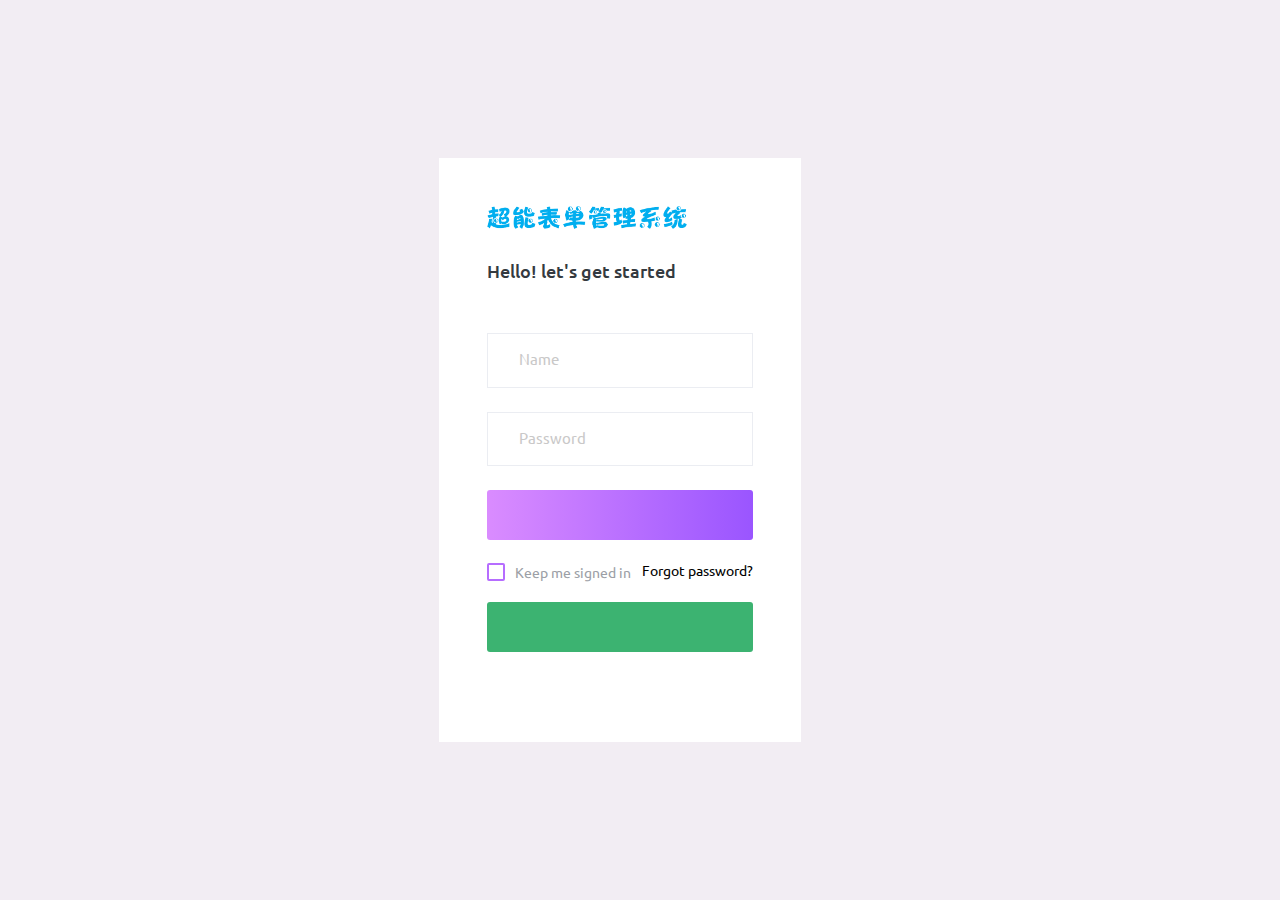
<file: form_system_html/html/index.html>
<!DOCTYPE html>
<html lang="en">

	<head>
		<!-- Required meta tags -->
		<meta charset="utf-8">
		<meta name="viewport" content="width=device-width, initial-scale=1, shrink-to-fit=no">
		<title>超能表单管理系统</title>
		<!-- plugins:css -->
		<link rel="stylesheet" href="../vendors/iconfonts/mdi/css/materialdesignicons.min.css">
		<!-- endinject -->
		<!-- inject:css -->
		<link rel="stylesheet" href="../css/style.css">
		<!-- endinject -->
		<link rel="shortcut icon" href="../images/favicon.png" />
		<script src="../js/jquery.js"></script>
	</head>

	<body>
		<div class="container-scroller">
			<nav class="navbar default-layout-navbar col-lg-12 col-12 p-0 fixed-top d-flex flex-row">
				<div class="text-center navbar-brand-wrapper d-flex align-items-center justify-content-center">
					<a class="navbar-brand brand-logo" href="index.html"><img style="width:75% ;" src="../images/logo.png"></a>
					<a class="navbar-brand brand-logo-mini" href="index.html"><img src="../images/logo-mini.svg" alt="logo" /></a>
				</div>
				<div class="navbar-menu-wrapper d-flex align-items-stretch">
					<ul class="navbar-nav navbar-nav-right">
						<li class="nav-item nav-profile dropdown">
							<a class="nav-link dropdown-toggle" id="profileDropdown" href="#" data-toggle="dropdown" aria-expanded="false">
								<div class="nav-profile-img">
									<img src="../images/faces/face1.jpg" alt="image">
									<span class="availability-status online"></span>
								</div>
								<!--用户名-->
								<div class="nav-profile-text">
									<p class="mb-1 text-black">David Greymaax</p>
								</div>
							</a>
							<div class="dropdown-menu navbar-dropdown" aria-labelledby="profileDropdown">
								<a class="dropdown-item" href="personalInformation.html">
									<i class="mdi mdi-account-card-details text-success"></i> &nbsp;&nbsp;个人信息
								</a>
								<div class="dropdown-divider"></div>
								<a class="dropdown-item" href="login.html">
									<i class="mdi mdi-logout mr-2 text-primary"></i> Signout
								</a>
							</div>
						</li>
						<li class="nav-item d-none d-lg-block full-screen-link">
							<a class="nav-link">
								<i class="mdi mdi-fullscreen" id="fullscreen-button"></i>
							</a>
						</li>
						<li class="nav-item dropdown">
							<a class="nav-link count-indicator dropdown-toggle" id="messageDropdown" href="#" data-toggle="dropdown" aria-expanded="false">
								<i class="mdi mdi-email-outline"></i>
								<span class="count-symbol bg-warning"></span>
							</a>
							<div class="dropdown-menu dropdown-menu-right navbar-dropdown preview-list" aria-labelledby="messageDropdown">
								<h6 class="p-3 mb-0">Messages</h6>
								<div class="dropdown-divider"></div>
								<a class="dropdown-item preview-item">
									<div class="preview-thumbnail">
										<img src="../images/faces/face4.jpg" alt="image" class="profile-pic">
									</div>
									<div class="preview-item-content d-flex align-items-start flex-column justify-content-center">
										<h6 class="preview-subject ellipsis mb-1 font-weight-normal">Mark send you a message</h6>
										<p class="text-gray mb-0">
											1 Minutes ago
										</p>
									</div>
								</a>
								<div class="dropdown-divider"></div>
								<a class="dropdown-item preview-item">
									<div class="preview-thumbnail">
										<img src="../images/faces/face2.jpg" alt="image" class="profile-pic">
									</div>
									<div class="preview-item-content d-flex align-items-start flex-column justify-content-center">
										<h6 class="preview-subject ellipsis mb-1 font-weight-normal">Cregh send you a message</h6>
										<p class="text-gray mb-0">
											15 Minutes ago
										</p>
									</div>
								</a>
								<div class="dropdown-divider"></div>
								<h6 class="p-3 mb-0 text-center">4 new messages</h6>
							</div>
						</li>
						<li class="nav-item dropdown">
							<a class="nav-link count-indicator dropdown-toggle" id="notificationDropdown" href="#" data-toggle="dropdown">
								<i class="mdi mdi-bell-outline"></i>
								<span class="count-symbol bg-danger"></span>
							</a>
							<div class="dropdown-menu dropdown-menu-right navbar-dropdown preview-list" aria-labelledby="notificationDropdown">
								<h6 class="p-3 mb-0">Notifications</h6>
								<div class="dropdown-divider"></div>
								<a class="dropdown-item preview-item">
									<div class="preview-thumbnail">
										<div class="preview-icon bg-success">
											<i class="mdi mdi-calendar"></i>
										</div>
									</div>
									<div class="preview-item-content d-flex align-items-start flex-column justify-content-center">
										<h6 class="preview-subject font-weight-normal mb-1">Event today</h6>
										<p class="text-gray ellipsis mb-0">
											Just a reminder that you have an event today
										</p>
									</div>
								</a>
								<div class="dropdown-divider"></div>
								<a class="dropdown-item preview-item">
									<div class="preview-thumbnail">
										<div class="preview-icon bg-warning">
											<i class="mdi mdi-settings"></i>
										</div>
									</div>
									<div class="preview-item-content d-flex align-items-start flex-column justify-content-center">
										<h6 class="preview-subject font-weight-normal mb-1">Settings</h6>
										<p class="text-gray ellipsis mb-0">
											Update dashboard
										</p>
									</div>
								</a>
								<div class="dropdown-divider"></div>
								<h6 class="p-3 mb-0 text-center">See all notifications</h6>
							</div>
						</li>
						<li class="nav-item nav-logout d-none d-lg-block">
							<a class="nav-link" href="#">
								<i class="mdi mdi-power"></i>
							</a>
						</li>
					</ul>
					<button class="navbar-toggler navbar-toggler-right d-lg-none align-self-center" type="button" data-toggle="offcanvas">
			          <span class="mdi mdi-menu"></span>
			        </button>
				</div>
			</nav>
			<!-- partial -->
			<div class="container-fluid page-body-wrapper">
				<!-- 菜单 -->
				<nav class="sidebar sidebar-offcanvas" id="sidebar">
					<ul class="nav">
						<li class="nav-item nav-profile">
							<a href="#" class="nav-link">
								<div class="nav-profile-image">
									<img src="../images/faces/face1.jpg" alt="profile">
									<span class="login-status online"></span>
									<!--change to offline or busy as needed-->
								</div>
								<div class="nav-profile-text d-flex flex-column">
									<span class="font-weight-bold mb-2">David Grey. H</span>
									<span class="text-secondary text-small">Project Manager</span>
								</div>
								<i class="mdi mdi-bookmark-check text-success nav-profile-badge"></i>
							</a>
						</li>
						<li class="nav-item">
							<a class="nav-link" href="index.html">
								<span class="menu-title">首页</span>
								<i class="mdi mdi-home menu-icon"></i>
							</a>
						</li>
						<li class="nav-item">
							<a class="nav-link" data-toggle="collapse" href="#ui-exam" aria-expanded="false" aria-controls="ui-basic">
								<span class="menu-title">表单管理</span>
								<i class="menu-arrow"></i>
								<i class="mdi mdi-crosshairs-gps menu-icon"></i>
							</a>
							<div class="collapse" id="ui-exam">
								<ul class="nav flex-column sub-menu">
									<li class="nav-item">
										<a class="nav-link" href="addForm.html">创建表单</a>
									</li>
									<li class="nav-item">
										<a class="nav-link" href="getForm.html">查看表单</a>
									</li>
								</ul>
							</div>
						</li>
						<li class="nav-item">
							<a class="nav-link" href="chartjs.html">
								<span class="menu-title">图表信息</span>
								<i class="mdi mdi-chart-bar menu-icon"></i>
							</a>
						</li>
						<li class="nav-item">
							<a class="nav-link" data-toggle="collapse" href="#ui-permission" aria-expanded="false" aria-controls="ui-basic">
								<span class="menu-title">权限管理</span>
								<i class="menu-arrow"></i>
								<i class="mdi mdi-account-multiple menu-icon"></i>
							</a>
							<div class="collapse" id="ui-permission">
								<ul class="nav flex-column sub-menu">
									<li class="nav-item">
										<a class="nav-link" href="addAdmin.html">添加管理员</a>
									</li>
									<li class="nav-item">
										<a class="nav-link" href="permissionManagement.html">权限管理</a>
									</li>
									<li class="nav-item">
										<a class="nav-link" href="logManagement.html">日志管理</a>
									</li>
								</ul>
							</div>
						</li>
					</ul>
				</nav>
				<!-- partial -->
				<div class="main-panel">
					<div class="content-wrapper">
						<div class="page-header">
							<h3 class="page-title">
              					<span class="page-title-icon bg-gradient-primary text-white mr-2">
                					<i class="mdi mdi-home"></i>                 
              					</span>
				              	Dashboard
				           </h3>
						</div>
						<div class="row">
							<div class="col-md-4 stretch-card grid-margin">
								<div class="card bg-gradient-danger card-img-holder text-white">
									<div class="card-body">
										<img src="../images/dashboard/circle.svg" class="card-img-absolute" alt="circle-image" />
										<h4 class="font-weight-normal mb-3">系统管理员人数
						                    <i class="mdi mdi-chart-line mdi-24px float-right"></i>
						                  </h4>
										<h2 class="mb-5">15,000</h2>
										<h6 class="card-text">Increased by 60%</h6>
									</div>
								</div>
							</div>
							<div class="col-md-4 stretch-card grid-margin">
								<div class="card bg-gradient-info card-img-holder text-white">
									<div class="card-body">
										<img src="../images/dashboard/circle.svg" class="card-img-absolute" alt="circle-image" />
										<h4 class="font-weight-normal mb-3">表单数量
						                   <i class="mdi mdi-bookmark-outline mdi-24px float-right"></i>
						                </h4>
										<h2 class="mb-5">633</h2>
										<h6 class="card-text">Decreased by 10%</h6>
									</div>
								</div>
							</div>
							<div class="col-md-4 stretch-card grid-margin">
								<div class="card bg-gradient-success card-img-holder text-white">
									<div class="card-body">
										<img src="../images/dashboard/circle.svg" class="card-img-absolute" alt="circle-image" />
										<h4 class="font-weight-normal mb-3">数据总数
					                    	<i class="mdi mdi-diamond mdi-24px float-right"></i>
					                  	</h4>
										<h2 class="mb-5">95,574</h2>
										<h6 class="card-text">Increased by 5%</h6>
									</div>
								</div>
							</div>
						</div>
						<div class="row">
							<div class="col-md-12 grid-margin">
								<div class="card">
									<div class="card-body">
										<h4 class="card-title">操作日志</h4>
										<p class="text-info">最新10条操作日志</p>
										<div class="row">
											<div class="col-md-6">
												<p class="text-primary">管理员123对表单123进行修改</p>
												<p class="text-success">管理员123对表单123进行修改</p>
												<p class="text-danger">管理员123对表单123进行修改</p>
												<p class="text-warning">管理员123对表单123进行修改</p>
												<p class="text-info">管理员123对表单123进行修改</p>
											</div>
											<div class="col-md-6">
												<p class="text-primary">管理员123对表单123进行修改</p>
												<p class="text-success">管理员123对表单123进行修改</p>
												<p class="text-danger">管理员123对表单123进行修改</p>
												<p class="text-warning">管理员123对表单123进行修改</p>
												<p class="text-info">管理员123对表单123进行修改</p>
											</div>
										</div>
									</div>
								</div>
							</div>
						</div>
					</div>
					<!-- content-wrapper ends -->
					<!-- partial:partials/_footer.html -->
					<footer class="footer">
						<div class="d-sm-flex justify-content-center justify-content-sm-between">
							<span class="text-muted text-center text-sm-left d-block d-sm-inline-block">Copyright © 2020 联系我们：18258473931</span>
							<span class="float-none float-sm-right d-block mt-1 mt-sm-0 text-center">Hand-crafted & made with
              				<i class="mdi mdi-heart text-danger"></i> 版权所有  京ICP备16059600号</span>
						</div>
					</footer>
					<!-- partial -->
				</div>
				<!-- main-panel ends -->
			</div>
			<!-- page-body-wrapper ends -->
		</div>
		<script src="../js/common.js"></script>

		<script src="../vendors/js/vendor.bundle.base.js"></script>
		<script src="../vendors/js/vendor.bundle.addons.js"></script>
		<!-- endinject -->
		<!-- Plugin js for this page-->
		<!-- End plugin js for this page-->
		<!-- inject:js -->
		<script src="../js/off-canvas.js"></script>
		<script src="../js/misc.js"></script>
		<!-- endinject -->
		<!-- Custom js for this page-->
		<script src="../js/dashboard.js"></script>
		<!-- End custom js for this page-->
	</body>

</html>
</file>
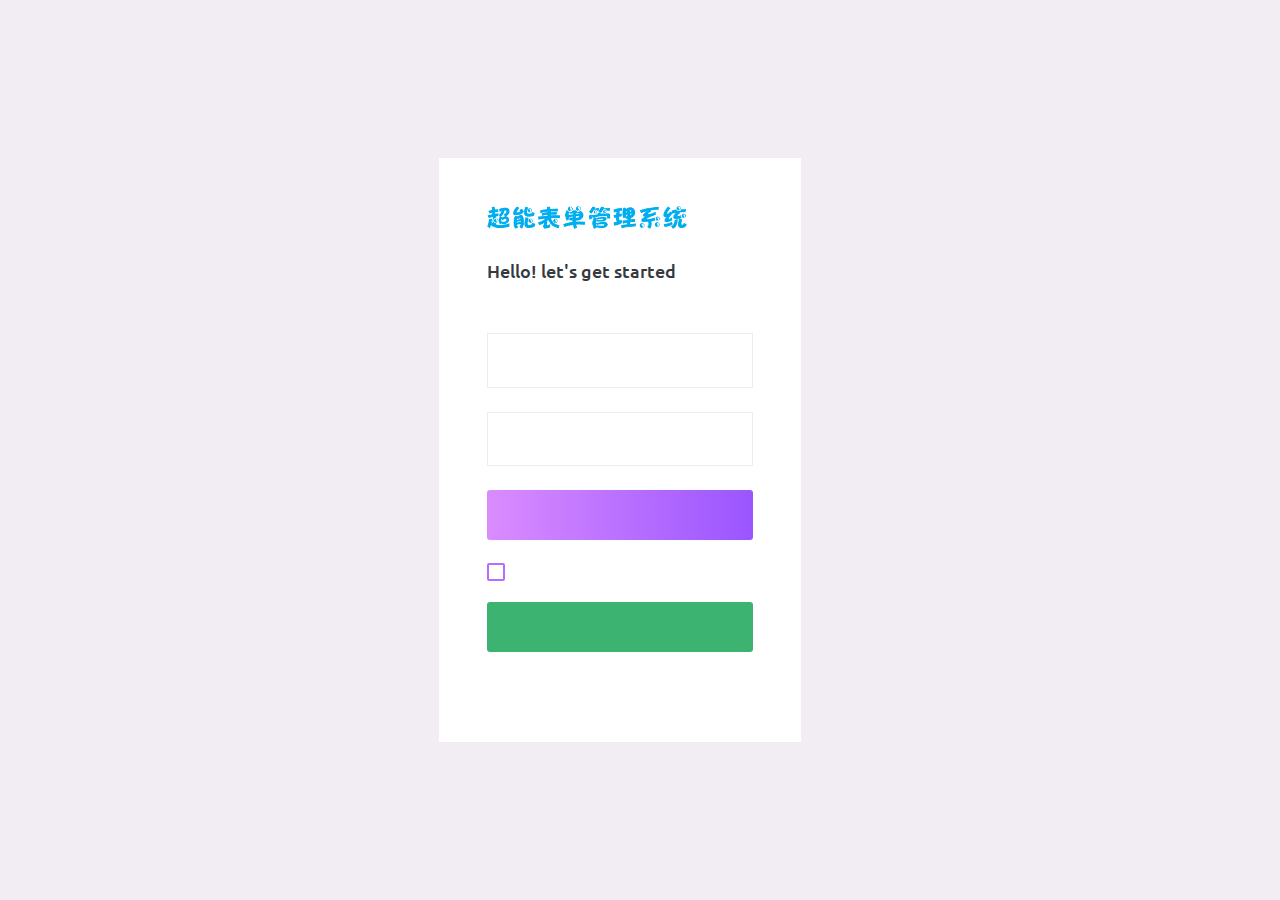
<file: form_system_html/html/addFormNumber.html>
<!DOCTYPE html>
<html lang="en">

	<head>
		<!-- Required meta tags -->
		<meta charset="utf-8">
		<meta name="viewport" content="width=device-width, initial-scale=1, shrink-to-fit=no">
		<title>贝塔考试管理系统</title>
		<!-- plugins:css -->
		<link rel="stylesheet" href="../vendors/iconfonts/mdi/css/materialdesignicons.min.css">
		<!-- endinject -->
		<!-- inject:css -->
		<link rel="stylesheet" href="../css/style.css">
		<!-- endinject -->
		<link rel="shortcut icon" href="../images/favicon.png" />
		<script src="../js/jquery.js"></script>
	</head>

	<body>
		<div class="container-scroller">
			<nav class="navbar default-layout-navbar col-lg-12 col-12 p-0 fixed-top d-flex flex-row">
				<div class="text-center navbar-brand-wrapper d-flex align-items-center justify-content-center">
					<a class="navbar-brand brand-logo" href="index.html"><img style="width:75% ;" src="../images/logo.png"></a>
					<a class="navbar-brand brand-logo-mini" href="index.html"><img src="../images/logo-mini.svg" alt="logo" /></a>
				</div>
				<div class="navbar-menu-wrapper d-flex align-items-stretch">
					<ul class="navbar-nav navbar-nav-right">
						<li class="nav-item nav-profile dropdown">
							<a class="nav-link dropdown-toggle" id="profileDropdown" href="#" data-toggle="dropdown" aria-expanded="false">
								<div class="nav-profile-img">
									<img src="../images/faces/face1.jpg" alt="image">
									<span class="availability-status online"></span>
								</div>
								<div class="nav-profile-text">
									<p class="mb-1 text-black">David Greymaax</p>
								</div>
							</a>
							<div class="dropdown-menu navbar-dropdown" aria-labelledby="profileDropdown">
								<a class="dropdown-item" href="#">
									<i class="mdi mdi-account-card-details text-success"></i> &nbsp;&nbsp;个人信息
								</a>
								<div class="dropdown-divider"></div>
								<a class="dropdown-item" href="login.html">
									<i class="mdi mdi-logout mr-2 text-primary"></i> Signout
								</a>
							</div>
						</li>
						<li class="nav-item d-none d-lg-block full-screen-link">
							<a class="nav-link">
								<i class="mdi mdi-fullscreen" id="fullscreen-button"></i>
							</a>
						</li>
						<li class="nav-item dropdown">
							<a class="nav-link count-indicator dropdown-toggle" id="messageDropdown" href="#" data-toggle="dropdown" aria-expanded="false">
								<i class="mdi mdi-email-outline"></i>
								<span class="count-symbol bg-warning"></span>
							</a>
							<div class="dropdown-menu dropdown-menu-right navbar-dropdown preview-list" aria-labelledby="messageDropdown">
								<h6 class="p-3 mb-0">Messages</h6>
								<div class="dropdown-divider"></div>
								<a class="dropdown-item preview-item">
									<div class="preview-thumbnail">
										<img src="../images/faces/face4.jpg" alt="image" class="profile-pic">
									</div>
									<div class="preview-item-content d-flex align-items-start flex-column justify-content-center">
										<h6 class="preview-subject ellipsis mb-1 font-weight-normal">Mark send you a message</h6>
										<p class="text-gray mb-0">
											1 Minutes ago
										</p>
									</div>
								</a>
								<div class="dropdown-divider"></div>
								<a class="dropdown-item preview-item">
									<div class="preview-thumbnail">
										<img src="../images/faces/face2.jpg" alt="image" class="profile-pic">
									</div>
									<div class="preview-item-content d-flex align-items-start flex-column justify-content-center">
										<h6 class="preview-subject ellipsis mb-1 font-weight-normal">Cregh send you a message</h6>
										<p class="text-gray mb-0">
											15 Minutes ago
										</p>
									</div>
								</a>
								<div class="dropdown-divider"></div>
								<h6 class="p-3 mb-0 text-center">4 new messages</h6>
							</div>
						</li>
						<li class="nav-item dropdown">
							<a class="nav-link count-indicator dropdown-toggle" id="notificationDropdown" href="#" data-toggle="dropdown">
								<i class="mdi mdi-bell-outline"></i>
								<span class="count-symbol bg-danger"></span>
							</a>
							<div class="dropdown-menu dropdown-menu-right navbar-dropdown preview-list" aria-labelledby="notificationDropdown">
								<h6 class="p-3 mb-0">Notifications</h6>
								<div class="dropdown-divider"></div>
								<a class="dropdown-item preview-item">
									<div class="preview-thumbnail">
										<div class="preview-icon bg-success">
											<i class="mdi mdi-calendar"></i>
										</div>
									</div>
									<div class="preview-item-content d-flex align-items-start flex-column justify-content-center">
										<h6 class="preview-subject font-weight-normal mb-1">Event today</h6>
										<p class="text-gray ellipsis mb-0">
											Just a reminder that you have an event today
										</p>
									</div>
								</a>
								<div class="dropdown-divider"></div>
								<a class="dropdown-item preview-item">
									<div class="preview-thumbnail">
										<div class="preview-icon bg-warning">
											<i class="mdi mdi-settings"></i>
										</div>
									</div>
									<div class="preview-item-content d-flex align-items-start flex-column justify-content-center">
										<h6 class="preview-subject font-weight-normal mb-1">Settings</h6>
										<p class="text-gray ellipsis mb-0">
											Update dashboard
										</p>
									</div>
								</a>
								<div class="dropdown-divider"></div>
								<h6 class="p-3 mb-0 text-center">See all notifications</h6>
							</div>
						</li>
						<li class="nav-item nav-logout d-none d-lg-block">
							<a class="nav-link" href="#">
								<i class="mdi mdi-power"></i>
							</a>
						</li>
					</ul>
					<button class="navbar-toggler navbar-toggler-right d-lg-none align-self-center" type="button" data-toggle="offcanvas">
			          <span class="mdi mdi-menu"></span>
			        </button>
				</div>
			</nav>
			<!-- partial -->
			<div class="container-fluid page-body-wrapper">
				<!-- 菜单 -->
				<nav class="sidebar sidebar-offcanvas" id="sidebar">
					<ul class="nav">
						<li class="nav-item nav-profile">
							<a href="#" class="nav-link">
								<div class="nav-profile-image">
									<img src="../images/faces/face1.jpg" alt="profile">
									<span class="login-status online"></span>
									<!--change to offline or busy as needed-->
								</div>
								<div class="nav-profile-text d-flex flex-column">
									<span class="font-weight-bold mb-2">David Grey. H</span>
									<span class="text-secondary text-small">Project Manager</span>
								</div>
								<i class="mdi mdi-bookmark-check text-success nav-profile-badge"></i>
							</a>
						</li>
						<li class="nav-item">
							<a class="nav-link" href="index.html">
								<span class="menu-title">首页</span>
								<i class="mdi mdi-home menu-icon"></i>
							</a>
						</li>
						<li class="nav-item">
							<a class="nav-link" data-toggle="collapse" href="#ui-exam" aria-expanded="false" aria-controls="ui-basic">
								<span class="menu-title">表单管理</span>
								<i class="menu-arrow"></i>
								<i class="mdi mdi-crosshairs-gps menu-icon"></i>
							</a>
							<div class="collapse" id="ui-exam">
								<ul class="nav flex-column sub-menu">
									<li class="nav-item">
										<a class="nav-link" href="addForm.html">创建表单</a>
									</li>
									<li class="nav-item">
										<a class="nav-link" href="getForm.html">查看表单</a>
									</li>
								</ul>
							</div>
						</li>
						<li class="nav-item">
							<a class="nav-link" href="chartjs.html">
								<span class="menu-title">图表信息</span>
								<i class="mdi mdi-chart-bar menu-icon"></i>
							</a>
						</li>
						<li class="nav-item">
							<a class="nav-link" data-toggle="collapse" href="#ui-permission" aria-expanded="false" aria-controls="ui-basic">
								<span class="menu-title">权限管理</span>
								<i class="menu-arrow"></i>
								<i class="mdi mdi-account-multiple menu-icon"></i>
							</a>
							<div class="collapse" id="ui-permission">
								<ul class="nav flex-column sub-menu">
									<li class="nav-item">
										<a class="nav-link" href="addAdmin.html">添加管理员</a>
									</li>
									<li class="nav-item">
										<a class="nav-link" href="permissionManagement.html">权限管理</a>
									</li>
									<li class="nav-item">
										<a class="nav-link" href="logManagement.html">日志管理</a>
									</li>
								</ul>
							</div>
						</li>
					</ul>
				</nav>
				<!-- partial -->
				<div class="main-panel">
					<div class="content-wrapper">
						<div class="page-header">
							<h3 class="page-title">
		      					<span class="page-title-icon bg-gradient-primary text-white mr-2">
		        					<i class="mdi mdi-account-multiple"></i>                 
		      					</span>
				              	添加表单数据
					        </h3>
						</div>
						<div class="row">
							<div class="col-12 grid-margin stretch-card">
								<div class="card">
									<div class="card-body">
										<form class="forms-sample">
											<div id="addHtml"></div>
											<!-- <div class="form-group">
												<label for="exampleInputName">用户名</label>
												<input type="text" class="form-control" id="inputName" placeholder="Username">
											</div>
											<div class="form-group">
												<label for="exampleInputEmail3">密码</label>
												<input type="text" class="form-control" id="inputNumber" placeholder="password">
											</div> -->
											<button type="submit" class="btn btn-gradient-primary mr-2" onclick="addFormNumber()">提交</button>
											<button class="btn btn-light" onclick="cancel()">取消</button>
										</form>
									</div>
								</div>
							</div>
						</div>
					</div>
					<!-- content-wrapper ends -->
					<!-- partial:partials/_footer.html -->
					<footer class="footer">
						<div class="d-sm-flex justify-content-center justify-content-sm-between">
							<span class="text-muted text-center text-sm-left d-block d-sm-inline-block">Copyright © 2018 联系我们：18258473931</span>
							<span class="float-none float-sm-right d-block mt-1 mt-sm-0 text-center">Hand-crafted & made with
              				<i class="mdi mdi-heart text-danger"></i> 版权所有  京ICP备16059600号</span>
						</div>
					</footer>
					<!-- partial -->
				</div>
				<!-- main-panel ends -->
			</div>
			<!-- page-body-wrapper ends -->
		</div>
		<script src="../js/common.js"></script>
		<script type="text/javascript">
			var formId = new FormData();
	        formId.append("formId", sessionStorage.getItem("formId"));
	        var formStructure = "";
			$(document).ready(function() {
				//抽取结构
				$.ajax({
					type: "Post",
					url: 'http://localhost:8080/form/information',
					async: false,
					cache: false,
					data: formId,
					contentType: false,
					processData: false,
				}).always(function(data, status, xhr) {
					if(status == "success") {
						var trHtml = " ";
						for(var k=0;k<data.formStructureList.length;k++){
							formStructure =  formStructure + " " + data.formStructureList[k].formFieldName;
							trHtml = trHtml +"<div class=\"form-group\">" + "<label for=\"exampleInputName\">"+data.formStructureList[k].formFieldName+"</label><input type=\"text\" class=\"form-control\" id=\""+data.formStructureList[k].formFieldName+"\" ></div>";
						}
						$("#addHtml").append(trHtml);
					}
				});
			});
			cancel = function() {

				window.event.returnValue=false;
				window.location.href = "getForm.html";
			}
			addFormNumber = function() {
				var fieldName = formStructure.split(" ");
				var content = "";
				var contentList = content;
				for(var i=1;i<fieldName.length;i++){
					if(i!=1){
						contentList = contentList + "*";
					}
					content = document.getElementById(fieldName[i]).value;
					contentList = contentList + content;
				}
				var formNumber = new FormData();
				formNumber.append("formNumberContent", contentList);
				formNumber.append("formId", sessionStorage.getItem("formId"));
				formNumber.append("userId", sessionStorage.getItem("id"));

				$.ajax({
					type: "Post",
					url: 'http://localhost:8080/form/number/add',
					async: false,
					cache: false,
					data: formNumber,
					contentType: false,
					processData: false,
				}).always(function(data, status, xhr) {
					if(status == "success") {
						alert("添加成功！")
						//window.event.returnValue=false;
						//window.location.href = "getForm.html";
					}
				});
			}

		</script>
		<script src="../vendors/js/vendor.bundle.base.js"></script>
		<script src="../vendors/js/vendor.bundle.addons.js"></script>
		<!-- endinject -->
		<!-- Plugin js for this page-->
		<!-- End plugin js for this page-->
		<!-- inject:js -->
		<script src="../js/off-canvas.js"></script>
		<script src="../js/misc.js"></script>
		<!-- endinject -->
		<!-- Custom js for this page-->
		<script src="../js/dashboard.js"></script>
		<!-- End custom js for this page-->
	</body>

</html>
</file>
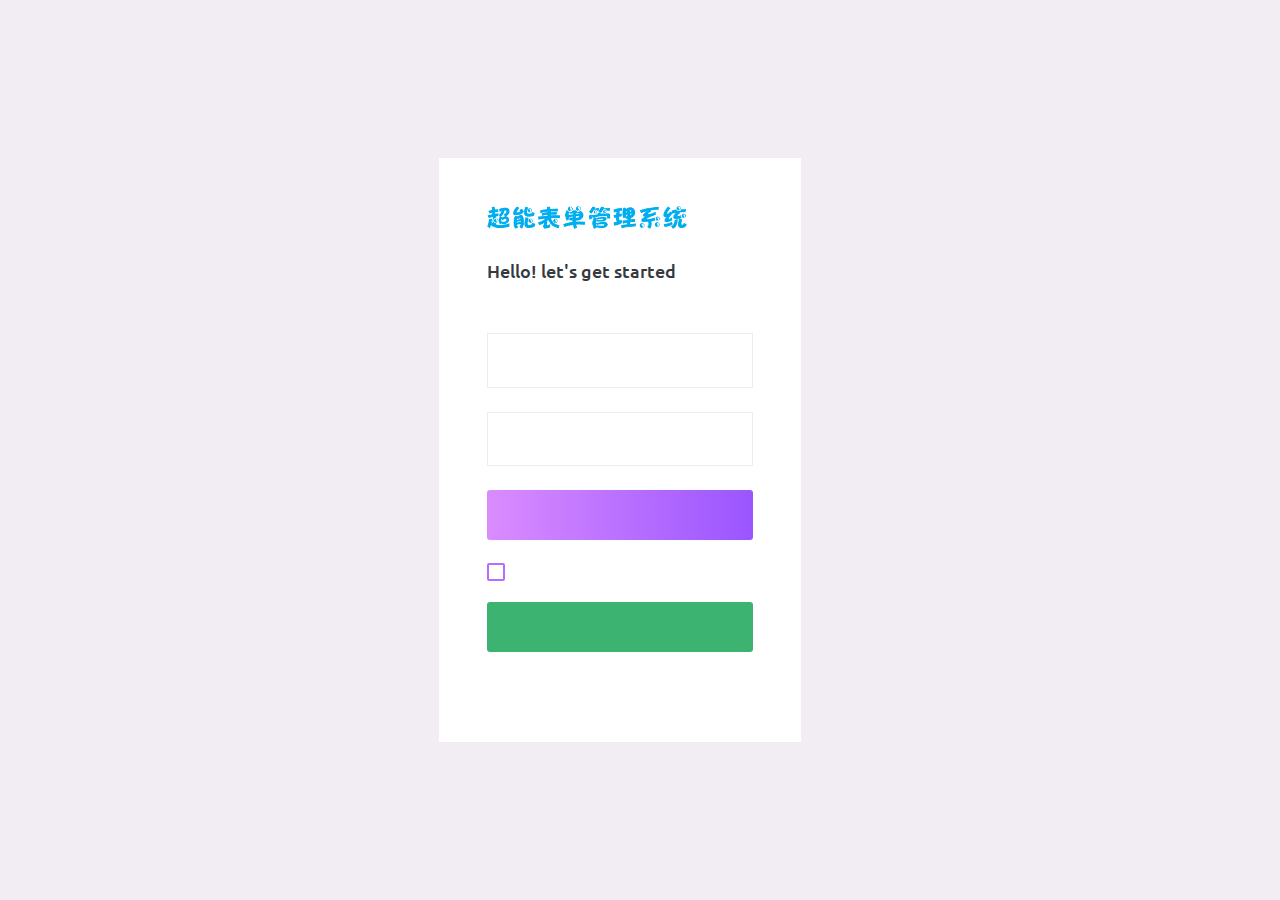
<file: form_system_html/html/addFormStructure.html>
<!DOCTYPE html>
<html lang="en">

	<head>
		<!-- Required meta tags -->
		<meta charset="utf-8">
		<meta name="viewport" content="width=device-width, initial-scale=1, shrink-to-fit=no">
		<title>超能表单管理系统</title>
		<!-- plugins:css -->
		<link rel="stylesheet" href="../vendors/iconfonts/mdi/css/materialdesignicons.min.css">
		<!-- endinject -->
		<!-- inject:css -->
		<link rel="stylesheet" href="../css/style.css">
		<!-- endinject -->
		<link rel="shortcut icon" href="../images/favicon.png" />
		<script src="../js/jquery.js"></script>
	</head>

	<body>
		<div class="container-scroller">
			<nav class="navbar default-layout-navbar col-lg-12 col-12 p-0 fixed-top d-flex flex-row">
				<div class="text-center navbar-brand-wrapper d-flex align-items-center justify-content-center">
					<a class="navbar-brand brand-logo" href="index.html"><img style="width:75% ; text-align: center ;" src="../images/logo.png"></a>
					<a class="navbar-brand brand-logo-mini" href="index.html"><img src="../images/logo-mini.svg" alt="logo" /></a>
				</div>
				<div class="navbar-menu-wrapper d-flex align-items-stretch">
					<ul class="navbar-nav navbar-nav-right">
						<li class="nav-item nav-profile dropdown">
							<a class="nav-link dropdown-toggle" id="profileDropdown" href="#" data-toggle="dropdown" aria-expanded="false">
								<div class="nav-profile-img">
									<img src="../images/faces/face1.jpg" alt="image">
									<span class="availability-status online"></span>
								</div>
								<!--用户名-->
								<div class="nav-profile-text">
									<p class="mb-1 text-black">David Greymaax</p>
								</div>
							</a>
							<div class="dropdown-menu navbar-dropdown" aria-labelledby="profileDropdown">
								<a class="dropdown-item" href="personalInformation.html">
									<i class="mdi mdi-account-card-details text-success"></i> &nbsp;&nbsp;个人信息
								</a>
								<div class="dropdown-divider"></div>
								<a class="dropdown-item" href="login.html">
									<i class="mdi mdi-logout mr-2 text-primary"></i> Signout
								</a>
							</div>
						</li>
						<li class="nav-item d-none d-lg-block full-screen-link">
							<a class="nav-link">
								<i class="mdi mdi-fullscreen" id="fullscreen-button"></i>
							</a>
						</li>
						<li class="nav-item dropdown">
							<a class="nav-link count-indicator dropdown-toggle" id="messageDropdown" href="#" data-toggle="dropdown" aria-expanded="false">
								<i class="mdi mdi-email-outline"></i>
								<span class="count-symbol bg-warning"></span>
							</a>
							<div class="dropdown-menu dropdown-menu-right navbar-dropdown preview-list" aria-labelledby="messageDropdown">
								<h6 class="p-3 mb-0">Messages</h6>
								<div class="dropdown-divider"></div>
								<a class="dropdown-item preview-item">
									<div class="preview-thumbnail">
										<img src="../images/faces/face4.jpg" alt="image" class="profile-pic">
									</div>
									<div class="preview-item-content d-flex align-items-start flex-column justify-content-center">
										<h6 class="preview-subject ellipsis mb-1 font-weight-normal">Mark send you a message</h6>
										<p class="text-gray mb-0">
											1 Minutes ago
										</p>
									</div>
								</a>
								<div class="dropdown-divider"></div>
								<a class="dropdown-item preview-item">
									<div class="preview-thumbnail">
										<img src="../images/faces/face2.jpg" alt="image" class="profile-pic">
									</div>
									<div class="preview-item-content d-flex align-items-start flex-column justify-content-center">
										<h6 class="preview-subject ellipsis mb-1 font-weight-normal">Cregh send you a message</h6>
										<p class="text-gray mb-0">
											15 Minutes ago
										</p>
									</div>
								</a>
								<div class="dropdown-divider"></div>
								<h6 class="p-3 mb-0 text-center">4 new messages</h6>
							</div>
						</li>
						<li class="nav-item dropdown">
							<a class="nav-link count-indicator dropdown-toggle" id="notificationDropdown" href="#" data-toggle="dropdown">
								<i class="mdi mdi-bell-outline"></i>
								<span class="count-symbol bg-danger"></span>
							</a>
							<div class="dropdown-menu dropdown-menu-right navbar-dropdown preview-list" aria-labelledby="notificationDropdown">
								<h6 class="p-3 mb-0">Notifications</h6>
								<div class="dropdown-divider"></div>
								<a class="dropdown-item preview-item">
									<div class="preview-thumbnail">
										<div class="preview-icon bg-success">
											<i class="mdi mdi-calendar"></i>
										</div>
									</div>
									<div class="preview-item-content d-flex align-items-start flex-column justify-content-center">
										<h6 class="preview-subject font-weight-normal mb-1">Event today</h6>
										<p class="text-gray ellipsis mb-0">
											Just a reminder that you have an event today
										</p>
									</div>
								</a>
								<div class="dropdown-divider"></div>
								<a class="dropdown-item preview-item">
									<div class="preview-thumbnail">
										<div class="preview-icon bg-warning">
											<i class="mdi mdi-settings"></i>
										</div>
									</div>
									<div class="preview-item-content d-flex align-items-start flex-column justify-content-center">
										<h6 class="preview-subject font-weight-normal mb-1">Settings</h6>
										<p class="text-gray ellipsis mb-0">
											Update dashboard
										</p>
									</div>
								</a>
								<div class="dropdown-divider"></div>
								<h6 class="p-3 mb-0 text-center">See all notifications</h6>
							</div>
						</li>
						<li class="nav-item nav-logout d-none d-lg-block">
							<a class="nav-link" href="#">
								<i class="mdi mdi-power"></i>
							</a>
						</li>
					</ul>
					<button class="navbar-toggler navbar-toggler-right d-lg-none align-self-center" type="button" data-toggle="offcanvas">
			          <span class="mdi mdi-menu"></span>
			        </button>
				</div>
			</nav>
			<!-- partial -->
			<div class="container-fluid page-body-wrapper">
				<!-- 菜单 -->
				<nav class="sidebar sidebar-offcanvas" id="sidebar">
					<ul class="nav">
						<li class="nav-item nav-profile">
							<a href="#" class="nav-link">
								<div class="nav-profile-image">
									<img src="../images/faces/face1.jpg" alt="profile">
									<span class="login-status online"></span>
									<!--change to offline or busy as needed-->
								</div>
								<div class="nav-profile-text d-flex flex-column">
									<span class="font-weight-bold mb-2">David Grey. H</span>
									<span class="text-secondary text-small">Project Manager</span>
								</div>
								<i class="mdi mdi-bookmark-check text-success nav-profile-badge"></i>
							</a>
						</li>
						<li class="nav-item">
							<a class="nav-link" href="index.html">
								<span class="menu-title">首页</span>
								<i class="mdi mdi-home menu-icon"></i>
							</a>
						</li>
						<li class="nav-item">
							<a class="nav-link" data-toggle="collapse" href="#ui-exam" aria-expanded="false" aria-controls="ui-basic">
								<span class="menu-title">表单管理</span>
								<i class="menu-arrow"></i>
								<i class="mdi mdi-crosshairs-gps menu-icon"></i>
							</a>
							<div class="collapse" id="ui-exam">
								<ul class="nav flex-column sub-menu">
									<li class="nav-item">
										<a class="nav-link" href="addForm.html">创建表单</a>
									</li>
									<li class="nav-item">
										<a class="nav-link" href="getForm.html">查看表单</a>
									</li>
								</ul>
							</div>
						</li>
						<li class="nav-item">
							<a class="nav-link" href="chartjs.html">
								<span class="menu-title">图表信息</span>
								<i class="mdi mdi-chart-bar menu-icon"></i>
							</a>
						</li>
						<li class="nav-item">
							<a class="nav-link" data-toggle="collapse" href="#ui-permission" aria-expanded="false" aria-controls="ui-basic">
								<span class="menu-title">权限管理</span>
								<i class="menu-arrow"></i>
								<i class="mdi mdi-account-multiple menu-icon"></i>
							</a>
							<div class="collapse" id="ui-permission">
								<ul class="nav flex-column sub-menu">
									<li class="nav-item">
										<a class="nav-link" href="addAdmin.html">添加管理员</a>
									</li>
									<li class="nav-item">
										<a class="nav-link" href="permissionManagement.html">权限管理</a>
									</li>
									<li class="nav-item">
										<a class="nav-link" href="logManagement.html">日志管理</a>
									</li>
								</ul>
							</div>
						</li>
					</ul>
				</nav>
				<!-- partial -->
				<div class="main-panel">
					<div class="content-wrapper">
						<div class="page-header">
							<h3 class="page-title">
		      					<span class="page-title-icon bg-gradient-primary text-white mr-2">
		        					<i class="mdi mdi-crosshairs-gps"></i>                 
		      					</span>
				              	创建表单结构
					        </h3>
					        <button type="button" style="float:right" class="btn btn-gradient-warning btn-rounded btn-fw">完成创建</button>
						</div>
						<div class="row">
							<div class="col-2 grid-margin stretch-card">
								<div class="card">
									<div class="card-body">
										<h4 class="card-title">基础字段</h4>
										<div class="template-demo">
						                    <button type="button" id="1" onclick="getField(this)" class="btn btn-gradient-success btn-fw" name="单行文本">单行文本</button>
						                    <button type="button" id="2" onclick="getField(this)" class="btn btn-gradient-danger btn-fw" name="多行文本">多行文本</button>
						                    <button type="button" id="4" onclick="getField(this)" class="btn btn-gradient-warning btn-fw" name="单选框组">单选框组</button>
						                    <button type="button" id="5" onclick="getField(this)" class="btn btn-gradient-success btn-fw" name="多选框组">多选框组</button>
						                    <button type="button" id="7" onclick="getField(this)" class="btn btn-gradient-danger btn-fw" name="日期选择器">日期选择器</button>
						                    <button type="button" id="6" onclick="getField(this)" class="btn btn-gradient-warning btn-fw" name="时间选择器">时间选择器</button>
						                    <button type="button" id="9" onclick="getField(this)" class="btn btn-gradient-success btn-fw" name="下拉选择框">下拉选择框</button>
						                    <button type="button" id="3" onclick="getField(this)" class="btn btn-gradient-danger btn-fw" name="计数器">计数器</button>
						                    <button type="button" id="8" onclick="getField(this)" class="btn btn-gradient-warning btn-fw" name="评分">评分</button>
						                    <button type="button" id="10" onclick="getField(this)" class="btn btn-gradient-success btn-fw" name="开关">开关</button>
						                    <button type="button" id="11" onclick="getField(this)" class="btn btn-gradient-danger btn-fw" name="滑块">滑块</button>
						                    <button type="button" id="12" onclick="getField(this)" class="btn btn-gradient-warning btn-fw" name="文字">文字</button>
										</div>
									</div>
								</div>
							</div>
							<div class="col-7 grid-margin stretch-card">
								<div class="card">
									<div class="card-body">
										<form id="centerInsert" class="forms-sample">
											<!-- <div class="form-group">
												<label for="exampleInputName">考试名称</label>
												<input type="text" class="form-control" id="inputName" placeholder="Name">
											</div>
											
											<button type="submit" class="btn btn-gradient-primary mr-2">提交</button>
											<button class="btn btn-light">取消</button> -->
										</form>
									</div>
								</div>
							</div>
							<div class="col-3 grid-margin stretch-card">
								<div class="card">
									<div class="card-body">
										<form id="rightInsert" class="forms-sample">
											<!-- <div class="form-group">
												<label for="exampleInputName">考试名称</label>
												<input type="text" class="form-control" id="inputName" placeholder="Name">
											</div> -->
										
										</form>
									</div>
								</div>
							</div>
						</div>

					</div>
					<!-- content-wrapper ends -->
					<!-- partial:partials/_footer.html -->
					<footer class="footer">
						<div class="d-sm-flex justify-content-center justify-content-sm-between">
							<span class="text-muted text-center text-sm-left d-block d-sm-inline-block">Copyright © 2018 联系我们：18258473931</span>
							<span class="float-none float-sm-right d-block mt-1 mt-sm-0 text-center">Hand-crafted & made with
              				<i class="mdi mdi-heart text-danger"></i> 版权所有  京ICP备16059600号</span>
						</div>
					</footer>
					<!-- partial -->
				</div>
				<!-- main-panel ends -->
			</div>
			<!-- page-body-wrapper ends -->
		</div>
		<script src="../js/common.js"></script>
		<script type="text/javascript">
			getField = function(obj) {
				var id = obj.id;
				addRightHtml(id);
				var type = $('#'+id).attr('name');
				var centerHtml ="";
				//将下面加入事件中，点击后直接添加到数据库
				switch(type){
					case "单行文本": centerHtml = centerHtml + "<div class=\"form-group\"><label for=\"exampleInputName\">单行文本</label><input type=\"text\" class=\"form-control\" id=\"inputName\"></div>"; break;
					case "多行文本": centerHtml = centerHtml + "<div class=\"form-group\"><label for=\"exampleInputName\">多行文本</label><textarea class=\"form-control\" id=\"exampleTextarea1\" rows=\"5\"></textarea></div>"; break;
					case "单选框组": centerHtml = centerHtml + "<div class=\"form-group\"><label for=\"exampleInputName\">单选框组</label><div class=\"form-check\"><label class=\"form-check-label\"><input type=\"radio\" class=\"form-check-input\" name=\"optionsRadios\" id=\"optionsRadios1\"> option1<i class=\"input-helper\"></i></label></div><div class=\"form-check\"> <label class=\"form-check-label\"><input type=\"radio\" class=\"form-check-input\" name=\"optionsRadios\" id=\"optionsRadios1\"> option2<i class=\"input-helper\"></i></label></div><div class=\"form-check\"> <label class=\"form-check-label\"><input type=\"radio\" class=\"form-check-input\" name=\"optionsRadios\" id=\"optionsRadios1\"> option3<i class=\"input-helper\"></i></label></div></div>"; break;
					case "多选框组": centerHtml = centerHtml +"<div class=\"form-group\"><label for=\"exampleInputName\">多选框组</label><div class=\"form-check\"><label class=\"form-check-label\"><input type=\"checkbox\" class=\"form-check-input\"> 多选项1<i class=\"input-helper\"></i></label></div><div class=\"form-check\"><label class=\"form-check-label\"><input type=\"checkbox\" class=\"form-check-input\" checked>多选项2<i class=\"input-helper\"></i></label></div></div>"; break;
					 case "日期选择器": centerHtml = centerHtml + "<div class=\"form-group\"><label for=\"exampleInputName\">日期选择器</label><input type=\"date\" class=\"form-control\" id=\"inputName\"></div>"; break;
					 case "时间选择器": centerHtml = centerHtml + "<div class=\"form-group\"><label for=\"exampleInputName\">时间选择器</label><input type=\"time\" class=\"form-control\" id=\"inputName\"></div>"; break;
					 case "下拉选择框": centerHtml = centerHtml + "<div class=\"form-group\"><label for=\"exampleSelectGender\">下拉选择框</label><select class=\"form-control\" id=\"exampleSelectGender\"><option>选项一</option><option>选项二</option></select></div>"; break;
					// case "计数器": centerHtml = centerHtml +; break;
					// case "评分": centerHtml = centerHtml +; break;
					// case "开关": centerHtml = centerHtml +; break;
					// case "滑块": centerHtml = centerHtml +; break;
					// case "文字": centerHtml = centerHtml +; break;
				}
				$("#centerInsert").append(centerHtml);
				
			}

			function addRightHtml(id) {
				var formData = new FormData();
             	formData.append("formFieldId", id);
				$.ajax({
					type: "Post",
					url: 'http://localhost:8080/form/field/information',
					async: false,
					cache: false,
					data: formData,
					contentType: false,
					processData: false,
				}).always(function(data, status, xhr) {
					if(status == "success") {
						var rightHtml ="";
						for(var k=0;k<data.length;k++){
							if (data[k]=="操作属性") {
								rightHtml = rightHtml +"<label for=\"exampleInputName\">"+data[k]+"</label><div class=\"form-check\"><label class=\"form-check-label\"><input type=\"radio\" class=\"form-check-input\" name=\"optionsRadios\" id=\"optionsRadios1\" value=\"\" checked>正常<i class=\"input-helper\"></i></label></div><div class=\"form-check\"><label class=\"form-check-label\"><input type=\"radio\"  class=\"form-check-input\" name=\"optionsRadios\" id=\"optionsRadios1\" value=\"\">隐藏<i class=\"input-helper\"></i></label></div><div class=\"form-check\"><label class=\"form-check-label\"><input type=\"radio\" class=\"form-check-input\" name=\"optionsRadios\" id=\"optionsRadios1\" value=\"\">禁用<i class=\"input-helper\"></i></label></div>";
							}else if(data[k]=="校验"){
								rightHtml = rightHtml + "<label for=\"exampleInputName\">"+data[k]+"<div class=\"form-check form-check-primary\"><label class=\"form-check-label\"><input type=\"checkbox\" class=\"form-check-input\" checked=\"\">必填<i class=\"input-helper\"></i></label></div>";

							}else{
								rightHtml = rightHtml +"<div class=\"form-group\">"+ "<label for=\"exampleInputName\">"+data[k]+"</label><input type=\"text\" class=\"form-control\" id=\"inputName\" placeholder=\""+data[k]+"\">"+ "</div>";
							}
						}
						rightHtml = rightHtml + "<button type=\"button\" id=\"确定\" onclick=\"addFormStructure(this)\" class=\"btn btn-gradient-success btn-fw\">确定</button>";
						$("#rightInsert").empty();
						$("#rightInsert").append(rightHtml);				
					}
				});
			}
		</script>
		<script src="../vendors/js/vendor.bundle.base.js"></script>
		<script src="../vendors/js/vendor.bundle.addons.js"></script>
		<!-- endinject -->
		<!-- Plugin js for this page-->
		<!-- End plugin js for this page-->
		<!-- inject:js -->
		<script src="../js/off-canvas.js"></script>
		<script src="../js/misc.js"></script>
		<!-- endinject -->
		<!-- Custom js for this page-->
		<script src="../js/dashboard.js"></script>
		<!-- End custom js for this page-->
	</body>

</html>
</file>
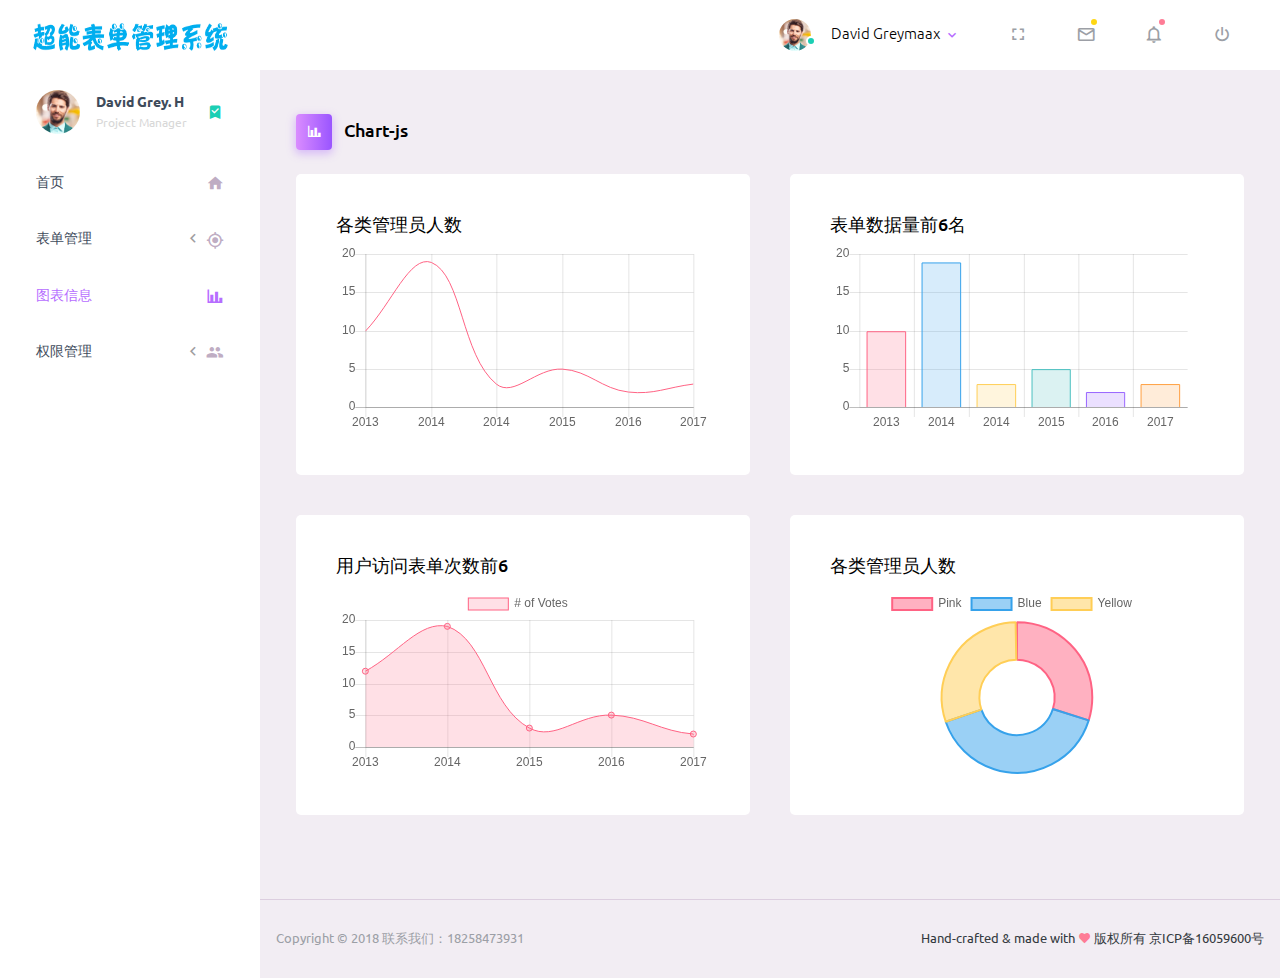
<file: form_system_html/html/chartjs.html>
<!DOCTYPE html>
<html lang="en">

	<head>
		<!-- Required meta tags -->
		<meta charset="utf-8">
		<meta name="viewport" content="width=device-width, initial-scale=1, shrink-to-fit=no">
		<title>Purple Admin</title>
		<!-- plugins:css -->
		<link rel="stylesheet" href="../vendors/iconfonts/mdi/css/materialdesignicons.min.css">
		<link rel="stylesheet" href="../vendors/css/vendor.bundle.base.css">
		<!-- endinject -->
		<!-- inject:css -->
		<link rel="stylesheet" href="../css/style.css">
		<!-- endinject -->
		<link rel="shortcut icon" href="../images/favicon.png" />
	</head>

	<body>
		<div class="container-scroller">
				<nav class="navbar default-layout-navbar col-lg-12 col-12 p-0 fixed-top d-flex flex-row">
				<div class="text-center navbar-brand-wrapper d-flex align-items-center justify-content-center">
					<a class="navbar-brand brand-logo" href="index.html"><img style="width:75% ;" src="../images/logo.png"></a>
					<a class="navbar-brand brand-logo-mini" href="index.html"><img src="../images/logo-mini.svg" alt="logo" /></a>
				</div>
				<div class="navbar-menu-wrapper d-flex align-items-stretch">
					<ul class="navbar-nav navbar-nav-right">
						<li class="nav-item nav-profile dropdown">
							<a class="nav-link dropdown-toggle" id="profileDropdown" href="#" data-toggle="dropdown" aria-expanded="false">
								<div class="nav-profile-img">
									<img src="../images/faces/face1.jpg" alt="image">
									<span class="availability-status online"></span>
								</div>
								<div class="nav-profile-text">
									<p class="mb-1 text-black">David Greymaax</p>
								</div>
							</a>
							<div class="dropdown-menu navbar-dropdown" aria-labelledby="profileDropdown">
								<a class="dropdown-item" href="#">
									<i class="mdi mdi-account-card-details text-success"></i> &nbsp;&nbsp;个人信息
								</a>
								<div class="dropdown-divider"></div>
								<a class="dropdown-item" href="login.html">
									<i class="mdi mdi-logout mr-2 text-primary"></i> Signout
								</a>
							</div>
						</li>
						<li class="nav-item d-none d-lg-block full-screen-link">
							<a class="nav-link">
								<i class="mdi mdi-fullscreen" id="fullscreen-button"></i>
							</a>
						</li>
						<li class="nav-item dropdown">
							<a class="nav-link count-indicator dropdown-toggle" id="messageDropdown" href="#" data-toggle="dropdown" aria-expanded="false">
								<i class="mdi mdi-email-outline"></i>
								<span class="count-symbol bg-warning"></span>
							</a>
							<div class="dropdown-menu dropdown-menu-right navbar-dropdown preview-list" aria-labelledby="messageDropdown">
								<h6 class="p-3 mb-0">Messages</h6>
								<div class="dropdown-divider"></div>
								<a class="dropdown-item preview-item">
									<div class="preview-thumbnail">
										<img src="../images/faces/face4.jpg" alt="image" class="profile-pic">
									</div>
									<div class="preview-item-content d-flex align-items-start flex-column justify-content-center">
										<h6 class="preview-subject ellipsis mb-1 font-weight-normal">Mark send you a message</h6>
										<p class="text-gray mb-0">
											1 Minutes ago
										</p>
									</div>
								</a>
								<div class="dropdown-divider"></div>
								<a class="dropdown-item preview-item">
									<div class="preview-thumbnail">
										<img src="../images/faces/face2.jpg" alt="image" class="profile-pic">
									</div>
									<div class="preview-item-content d-flex align-items-start flex-column justify-content-center">
										<h6 class="preview-subject ellipsis mb-1 font-weight-normal">Cregh send you a message</h6>
										<p class="text-gray mb-0">
											15 Minutes ago
										</p>
									</div>
								</a>
								<div class="dropdown-divider"></div>
								<h6 class="p-3 mb-0 text-center">4 new messages</h6>
							</div>
						</li>
						<li class="nav-item dropdown">
							<a class="nav-link count-indicator dropdown-toggle" id="notificationDropdown" href="#" data-toggle="dropdown">
								<i class="mdi mdi-bell-outline"></i>
								<span class="count-symbol bg-danger"></span>
							</a>
							<div class="dropdown-menu dropdown-menu-right navbar-dropdown preview-list" aria-labelledby="notificationDropdown">
								<h6 class="p-3 mb-0">Notifications</h6>
								<div class="dropdown-divider"></div>
								<a class="dropdown-item preview-item">
									<div class="preview-thumbnail">
										<div class="preview-icon bg-success">
											<i class="mdi mdi-calendar"></i>
										</div>
									</div>
									<div class="preview-item-content d-flex align-items-start flex-column justify-content-center">
										<h6 class="preview-subject font-weight-normal mb-1">Event today</h6>
										<p class="text-gray ellipsis mb-0">
											Just a reminder that you have an event today
										</p>
									</div>
								</a>
								<div class="dropdown-divider"></div>
								<a class="dropdown-item preview-item">
									<div class="preview-thumbnail">
										<div class="preview-icon bg-warning">
											<i class="mdi mdi-settings"></i>
										</div>
									</div>
									<div class="preview-item-content d-flex align-items-start flex-column justify-content-center">
										<h6 class="preview-subject font-weight-normal mb-1">Settings</h6>
										<p class="text-gray ellipsis mb-0">
											Update dashboard
										</p>
									</div>
								</a>
								<div class="dropdown-divider"></div>
								<h6 class="p-3 mb-0 text-center">See all notifications</h6>
							</div>
						</li>
						<li class="nav-item nav-logout d-none d-lg-block">
							<a class="nav-link" href="#">
								<i class="mdi mdi-power"></i>
							</a>
						</li>
					</ul>
					<button class="navbar-toggler navbar-toggler-right d-lg-none align-self-center" type="button" data-toggle="offcanvas">
			          <span class="mdi mdi-menu"></span>
			        </button>
				</div>
			</nav>
			<!-- partial -->
			<div class="container-fluid page-body-wrapper">
				<!-- 菜单 -->
				<nav class="sidebar sidebar-offcanvas" id="sidebar">
					<ul class="nav">
						<li class="nav-item nav-profile">
							<a href="#" class="nav-link">
								<div class="nav-profile-image">
									<img src="../images/faces/face1.jpg" alt="profile">
									<span class="login-status online"></span>
									<!--change to offline or busy as needed-->
								</div>
								<div class="nav-profile-text d-flex flex-column">
									<span class="font-weight-bold mb-2">David Grey. H</span>
									<span class="text-secondary text-small">Project Manager</span>
								</div>
								<i class="mdi mdi-bookmark-check text-success nav-profile-badge"></i>
							</a>
						</li>
						<li class="nav-item">
							<a class="nav-link" href="index.html">
								<span class="menu-title">首页</span>
								<i class="mdi mdi-home menu-icon"></i>
							</a>
						</li>
						<li class="nav-item">
							<a class="nav-link" data-toggle="collapse" href="#ui-exam" aria-expanded="false" aria-controls="ui-basic">
								<span class="menu-title">表单管理</span>
								<i class="menu-arrow"></i>
								<i class="mdi mdi-crosshairs-gps menu-icon"></i>
							</a>
							<div class="collapse" id="ui-exam">
								<ul class="nav flex-column sub-menu">
									<li class="nav-item">
										<a class="nav-link" href="addForm.html">创建表单</a>
									</li>
									<li class="nav-item">
										<a class="nav-link" href="getForm.html">查看表单</a>
									</li>
								</ul>
							</div>
						</li>
						<li class="nav-item">
							<a class="nav-link" href="chartjs.html">
								<span class="menu-title">图表信息</span>
								<i class="mdi mdi-chart-bar menu-icon"></i>
							</a>
						</li>
						<li class="nav-item">
							<a class="nav-link" data-toggle="collapse" href="#ui-permission" aria-expanded="false" aria-controls="ui-basic">
								<span class="menu-title">权限管理</span>
								<i class="menu-arrow"></i>
								<i class="mdi mdi-account-multiple menu-icon"></i>
							</a>
							<div class="collapse" id="ui-permission">
								<ul class="nav flex-column sub-menu">
									<li class="nav-item">
										<a class="nav-link" href="addAdmin.html">添加管理员</a>
									</li>
									<li class="nav-item">
										<a class="nav-link" href="permissionManagement.html">权限管理</a>
									</li>
									<li class="nav-item">
										<a class="nav-link" href="logManagement.html">日志管理</a>
									</li>
								</ul>
							</div>
						</li>
					</ul>
				</nav>
				<!-- partial -->
				<div class="main-panel">
					<div class="content-wrapper">
						<div class="page-header">
							<h3 class="page-title">
      					<span class="page-title-icon bg-gradient-primary text-white mr-2">
        					<i class="mdi mdi-chart-bar"></i>                 
      					</span>
		              	Chart-js
		          </h3>
						</div>
						<div class="row">
							<div class="col-lg-6 grid-margin stretch-card">
								<div class="card">
									<div class="card-body">
										<h4 class="card-title">各类管理员人数</h4>
										<canvas id="lineChart" style="height:250px"></canvas>
									</div>
								</div>
							</div>
							<div class="col-lg-6 grid-margin stretch-card">
								<div class="card">
									<div class="card-body">
										<h4 class="card-title">表单数据量前6名</h4>
										<canvas id="barChart" style="height:230px"></canvas>
									</div>
								</div>
							</div>
						</div>
						<div class="row">
							<div class="col-lg-6 grid-margin stretch-card">
								<div class="card">
									<div class="card-body">
										<h4 class="card-title">用户访问表单次数前6</h4>
										<canvas id="areaChart" style="height:250px"></canvas>
									</div>
								</div>
							</div>
							<div class="col-lg-6 grid-margin stretch-card">
								<div class="card">
									<div class="card-body">
										<h4 class="card-title">各类管理员人数</h4>
										<canvas id="doughnutChart" style="height:250px"></canvas>
									</div>
								</div>
							</div>
						</div>
					</div>
					<footer class="footer">
						<div class="d-sm-flex justify-content-center justify-content-sm-between">
							<span class="text-muted text-center text-sm-left d-block d-sm-inline-block">Copyright © 2018 联系我们：18258473931</span>
							<span class="float-none float-sm-right d-block mt-1 mt-sm-0 text-center">Hand-crafted & made with
              				<i class="mdi mdi-heart text-danger"></i> 版权所有  京ICP备16059600号</span>
						</div>
					</footer>
				</div>
			</div>
			<!-- page-body-wrapper ends -->
		</div>
		<!-- container-scroller -->
		<!-- plugins:js -->
		<script src="../vendors/js/vendor.bundle.base.js"></script>
		<script src="../vendors/js/vendor.bundle.addons.js"></script>
		<!-- endinject -->
		<!-- inject:js -->
		<script src="../js/off-canvas.js"></script>
		<script src="../js/misc.js"></script>
		<!-- endinject -->
		<!-- Custom js for this page-->
		<script src="../js/chart.js"></script>
		<!-- End custom js for this page-->
	</body>

</html>
</file>
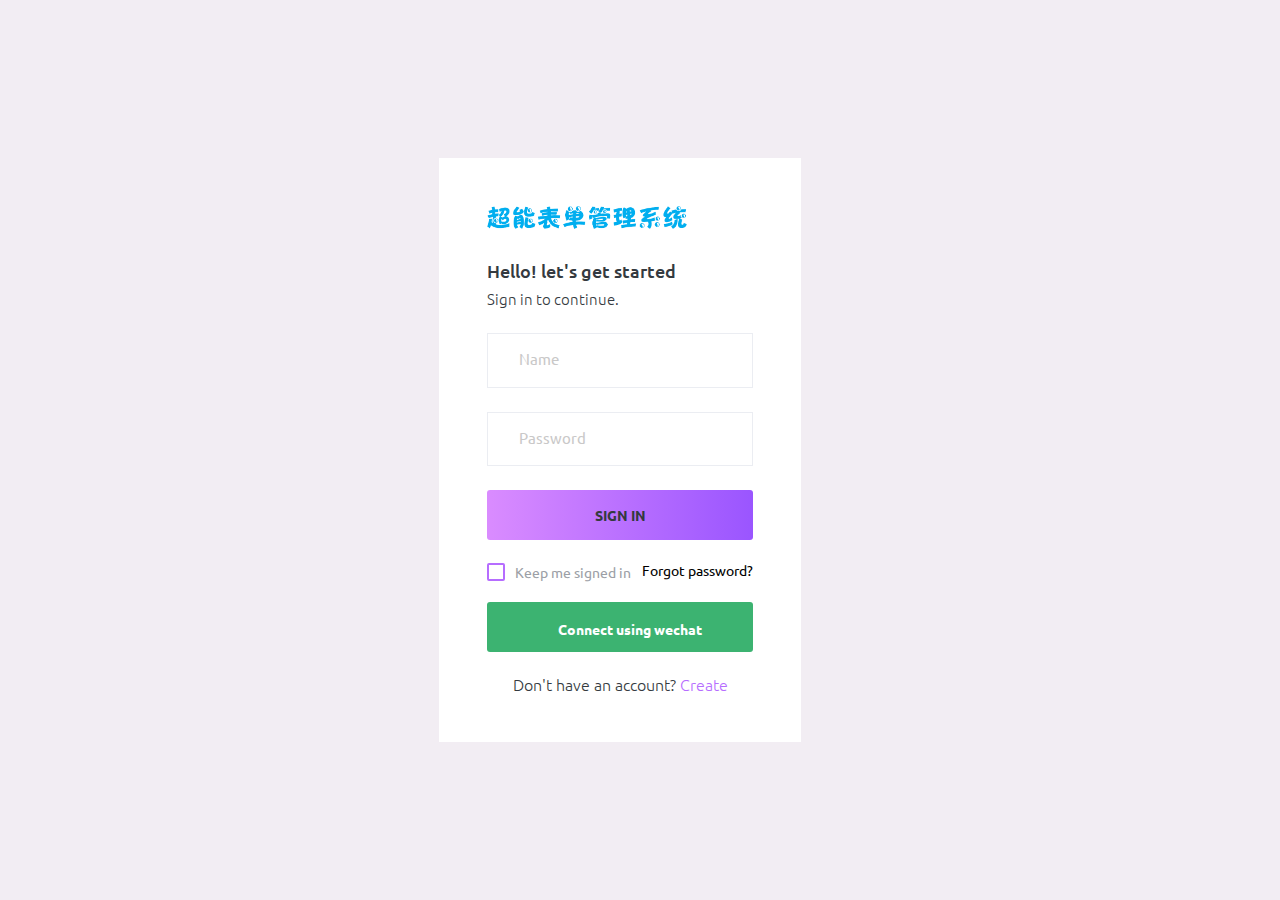
<file: form_system_html/html/getForm.html>
<!DOCTYPE html>
<html lang="en">

	<head>
		<!-- Required meta tags -->
		<meta charset="utf-8">
		<meta name="viewport" content="width=device-width, initial-scale=1, shrink-to-fit=no">
		<title>超能表单管理系统</title>
		<!-- plugins:css -->
		<link rel="stylesheet" href="../vendors/iconfonts/mdi/css/materialdesignicons.min.css">
		<!-- endinject -->
		<!-- inject:css -->
		<link rel="stylesheet" href="../css/style.css">
		<!-- endinject -->
		<link rel="shortcut icon" href="../images/favicon.png" />
		<script src="../js/jquery.js"></script>
	</head>

	<body>
		<div class="container-scroller">
			<nav class="navbar default-layout-navbar col-lg-12 col-12 p-0 fixed-top d-flex flex-row">
				<div class="text-center navbar-brand-wrapper d-flex align-items-center justify-content-center">
					<a class="navbar-brand brand-logo" href="index.html"><img style="width:75% ;" src="../images/logo.png"></a>
					<a class="navbar-brand brand-logo-mini" href="index.html"><img src="../images/logo-mini.svg" alt="logo" /></a>
				</div>
				<div class="navbar-menu-wrapper d-flex align-items-stretch">
					<ul class="navbar-nav navbar-nav-right">
						<li class="nav-item nav-profile dropdown">
							<a class="nav-link dropdown-toggle" id="profileDropdown" href="#" data-toggle="dropdown" aria-expanded="false">
								<div class="nav-profile-img">
									<img src="../images/faces/face1.jpg" alt="image">
									<span class="availability-status online"></span>
								</div>
								<div class="nav-profile-text">
									<p class="mb-1 text-black">David Greymaax</p>
								</div>
							</a>
							<div class="dropdown-menu navbar-dropdown" aria-labelledby="profileDropdown">
								<a class="dropdown-item" href="#">
									<i class="mdi mdi-account-card-details text-success"></i> &nbsp;&nbsp;个人信息
								</a>
								<div class="dropdown-divider"></div>
								<a class="dropdown-item" href="login.html">
									<i class="mdi mdi-logout mr-2 text-primary"></i> Signout
								</a>
							</div>
						</li>
						<li class="nav-item d-none d-lg-block full-screen-link">
							<a class="nav-link">
								<i class="mdi mdi-fullscreen" id="fullscreen-button"></i>
							</a>
						</li>
						<li class="nav-item dropdown">
							<a class="nav-link count-indicator dropdown-toggle" id="messageDropdown" href="#" data-toggle="dropdown" aria-expanded="false">
								<i class="mdi mdi-email-outline"></i>
								<span class="count-symbol bg-warning"></span>
							</a>
							<div class="dropdown-menu dropdown-menu-right navbar-dropdown preview-list" aria-labelledby="messageDropdown">
								<h6 class="p-3 mb-0">Messages</h6>
								<div class="dropdown-divider"></div>
								<a class="dropdown-item preview-item">
									<div class="preview-thumbnail">
										<img src="../images/faces/face4.jpg" alt="image" class="profile-pic">
									</div>
									<div class="preview-item-content d-flex align-items-start flex-column justify-content-center">
										<h6 class="preview-subject ellipsis mb-1 font-weight-normal">Mark send you a message</h6>
										<p class="text-gray mb-0">
											1 Minutes ago
										</p>
									</div>
								</a>
								<div class="dropdown-divider"></div>
								<a class="dropdown-item preview-item">
									<div class="preview-thumbnail">
										<img src="../images/faces/face2.jpg" alt="image" class="profile-pic">
									</div>
									<div class="preview-item-content d-flex align-items-start flex-column justify-content-center">
										<h6 class="preview-subject ellipsis mb-1 font-weight-normal">Cregh send you a message</h6>
										<p class="text-gray mb-0">
											15 Minutes ago
										</p>
									</div>
								</a>
								<div class="dropdown-divider"></div>
								<h6 class="p-3 mb-0 text-center">4 new messages</h6>
							</div>
						</li>
						<li class="nav-item dropdown">
							<a class="nav-link count-indicator dropdown-toggle" id="notificationDropdown" href="#" data-toggle="dropdown">
								<i class="mdi mdi-bell-outline"></i>
								<span class="count-symbol bg-danger"></span>
							</a>
							<div class="dropdown-menu dropdown-menu-right navbar-dropdown preview-list" aria-labelledby="notificationDropdown">
								<h6 class="p-3 mb-0">Notifications</h6>
								<div class="dropdown-divider"></div>
								<a class="dropdown-item preview-item">
									<div class="preview-thumbnail">
										<div class="preview-icon bg-success">
											<i class="mdi mdi-calendar"></i>
										</div>
									</div>
									<div class="preview-item-content d-flex align-items-start flex-column justify-content-center">
										<h6 class="preview-subject font-weight-normal mb-1">Event today</h6>
										<p class="text-gray ellipsis mb-0">
											Just a reminder that you have an event today
										</p>
									</div>
								</a>
								<div class="dropdown-divider"></div>
								<a class="dropdown-item preview-item">
									<div class="preview-thumbnail">
										<div class="preview-icon bg-warning">
											<i class="mdi mdi-settings"></i>
										</div>
									</div>
									<div class="preview-item-content d-flex align-items-start flex-column justify-content-center">
										<h6 class="preview-subject font-weight-normal mb-1">Settings</h6>
										<p class="text-gray ellipsis mb-0">
											Update dashboard
										</p>
									</div>
								</a>
								<div class="dropdown-divider"></div>
								<h6 class="p-3 mb-0 text-center">See all notifications</h6>
							</div>
						</li>
						<li class="nav-item nav-logout d-none d-lg-block">
							<a class="nav-link" href="#">
								<i class="mdi mdi-power"></i>
							</a>
						</li>
					</ul>
					<button class="navbar-toggler navbar-toggler-right d-lg-none align-self-center" type="button" data-toggle="offcanvas">
			          <span class="mdi mdi-menu"></span>
			        </button>
				</div>
			</nav>
			<!-- partial -->
			<div class="container-fluid page-body-wrapper">
				<!-- 菜单 -->
				<nav class="sidebar sidebar-offcanvas" id="sidebar">
					<ul class="nav">
						<li class="nav-item nav-profile">
							<a href="#" class="nav-link">
								<div class="nav-profile-image">
									<img src="../images/faces/face1.jpg" alt="profile">
									<span class="login-status online"></span>
									<!--change to offline or busy as needed-->
								</div>
								<div class="nav-profile-text d-flex flex-column">
									<span class="font-weight-bold mb-2">David Grey. H</span>
									<span class="text-secondary text-small">Project Manager</span>
								</div>
								<i class="mdi mdi-bookmark-check text-success nav-profile-badge"></i>
							</a>
						</li>
						<li class="nav-item">
							<a class="nav-link" href="index.html">
								<span class="menu-title">首页</span>
								<i class="mdi mdi-home menu-icon"></i>
							</a>
						</li>
						<li class="nav-item">
							<a class="nav-link" data-toggle="collapse" href="#ui-exam" aria-expanded="false" aria-controls="ui-basic">
								<span class="menu-title">表单管理</span>
								<i class="menu-arrow"></i>
								<i class="mdi mdi-crosshairs-gps menu-icon"></i>
							</a>
							<div class="collapse" id="ui-exam">
								<ul class="nav flex-column sub-menu">
									<li class="nav-item">
										<a class="nav-link" href="addForm.html">创建表单</a>
									</li>
									<li class="nav-item">
										<a class="nav-link" href="getForm.html">查看表单</a>
									</li>
								</ul>
							</div>
						</li>
						<li class="nav-item">
							<a class="nav-link" href="chartjs.html">
								<span class="menu-title">图表信息</span>
								<i class="mdi mdi-chart-bar menu-icon"></i>
							</a>
						</li>
						<li class="nav-item">
							<a class="nav-link" data-toggle="collapse" href="#ui-permission" aria-expanded="false" aria-controls="ui-basic">
								<span class="menu-title">权限管理</span>
								<i class="menu-arrow"></i>
								<i class="mdi mdi-account-multiple menu-icon"></i>
							</a>
							<div class="collapse" id="ui-permission">
								<ul class="nav flex-column sub-menu">
									<li class="nav-item">
										<a class="nav-link" href="addAdmin.html">添加管理员</a>
									</li>
									<li class="nav-item">
										<a class="nav-link" href="permissionManagement.html">权限管理</a>
									</li>
									<li class="nav-item">
										<a class="nav-link" href="logManagement.html">日志管理</a>
									</li>
								</ul>
							</div>
						</li>
					</ul>
				</nav>
				<!-- partial -->
				<div class="main-panel">
					<div class="content-wrapper">
						<div class="page-header">
							<h3 class="page-title">
              					<span class="page-title-icon bg-gradient-primary text-white mr-2">
                					<i class="mdi mdi-crosshairs-gps"></i>                 
              					</span>
				              	查看表单
				           </h3>
						</div>
						<div class="col-lg-12 grid-margin stretch-card">
							<div class="card">
								<div class="card-body">
									<h4 class="card-title">全部表单</h4>
									<table id="addHtml" class="table table-bordered">
										<thead>
											<tr>
												<th>表单ID</th>
												<th>表单名</th>
												<th>创建者ID</th>
												<th>表单创建时间</th>
												<th>表单容量</th>
												<th>表单宽度</th>
												<th>表单对齐方式</th>
												<th style="width: 33%;">操作</th>
											</tr>
										</thead>
										<!-- <tbody>
											<tr>
												<td>1</td>
												<td>Herman Beck</td>
												<td>笃行楼</td>
												<td>$ 77.99</td>
												<td>
									                <a href="addArrangeExam.html"><button type="button" class="btn btn-gradient-danger btn-rounded btn-fw">增加</button></a>
									                <button type="button" class="btn btn-gradient-warning btn-rounded btn-fw">删除</button>
												</td>
											</tr>
										</tbody> -->
									</table>
								</div>
							</div>
						</div>
					</div>
					<!-- content-wrapper ends -->
					<!-- partial:partials/_footer.html -->
					<footer class="footer">
						<div class="d-sm-flex justify-content-center justify-content-sm-between">
							<span class="text-muted text-center text-sm-left d-block d-sm-inline-block">Copyright © 2020 联系我们：18258473931</span>
							<span class="float-none float-sm-right d-block mt-1 mt-sm-0 text-center">Hand-crafted & made with
              				<i class="mdi mdi-heart text-danger"></i> 版权所有  京ICP备16059600号</span>
						</div>
					</footer>
					<!-- partial -->
				</div>
				<!-- main-panel ends -->
			</div>
			<!-- page-body-wrapper ends -->
		</div>
		<script src="../js/common.js"></script>
		<script type="text/javascript">
			$(document).ready(function() {
				$.ajax({
					type: "Get",
					url: 'http://localhost:8080/form/findAll',
					async: false,
					cache: false,
					contentType: false,
					processData: false,
				}).always(function(data, status, xhr) {
					if(status == "success") {
						var typeHtml = "<tbody>";
						for(var k=0;k<data.length;k++){
							typeHtml = typeHtml + "<tr><td>"+data[k].formId+"</td><td>"+data[k].formName+"</td><td>"+data[k].formUserId+"</td><td>"+data[k].formTime+"</td><td>"+data[k].formNumber+"</td><td>"+data[k].formWidth+"</td><td>"+data[k].formAlignment+"</td><td><a href=\"getFormNumber.html\"><button type=\"button\" id=\""+ data[k].formId+ "\" onclick=\"addFormId(this)\" class=\"btn btn-gradient-danger btn-fw\">查看数据</button></a><a href=\"addFormNumber.html\"><button type=\"button\" id=\""+ data[k].formId+ "\" onclick=\"addFormId(this)\" class=\"btn btn-gradient-success btn-fw\">添加数据</button></a><button type=\"button\"  id=\""+ data[k].formId+ "\" onclick=\"deleteForm(this)\" class=\"btn btn-gradient-warning btn-fw\">删除</button></td></tr>";
						}
						typeHtml = typeHtml + "</tbody>";
						$("#addHtml").append(typeHtml);						
					}
				});
			});

			addFormId = function(obj) {
				sessionStorage.setItem("formId", obj.id);
			}
			addFormId = function(obj) {
				sessionStorage.setItem("formId", obj.id);
				
			}
		</script>
		<script src="../vendors/js/vendor.bundle.base.js"></script>
		<script src="../vendors/js/vendor.bundle.addons.js"></script>
		<!-- endinject -->
		<!-- Plugin js for this page-->
		<!-- End plugin js for this page-->
		<!-- inject:js -->
		<script src="../js/off-canvas.js"></script>
		<script src="../js/misc.js"></script>
		<!-- endinject -->
		<!-- Custom js for this page-->
		<script src="../js/dashboard.js"></script>
		<!-- End custom js for this page-->
	</body>
</html>
</file>
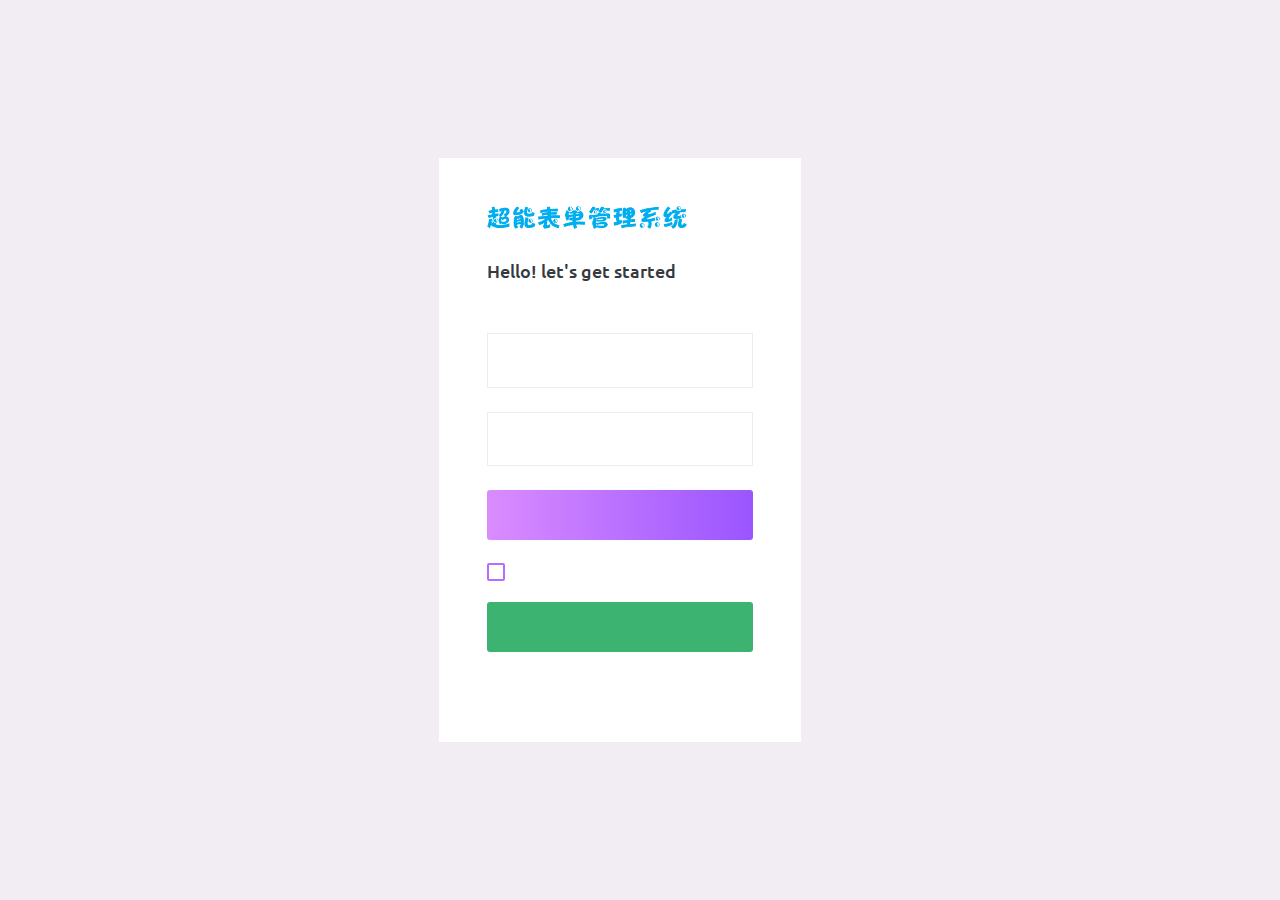
<file: form_system_html/html/getFormNumber.html>
<!DOCTYPE html>
<html lang="en">

	<head>
		<!-- Required meta tags -->
		<meta charset="utf-8">
		<meta name="viewport" content="width=device-width, initial-scale=1, shrink-to-fit=no">
		<title>超能表单管理系统</title>
		<!-- plugins:css -->
		<link rel="stylesheet" href="../vendors/iconfonts/mdi/css/materialdesignicons.min.css">
		<!-- endinject -->
		<!-- inject:css -->
		<link rel="stylesheet" href="../css/style.css">
		<!-- endinject -->
		<link rel="shortcut icon" href="../images/favicon.png" />
		<script src="../js/jquery.js"></script>
	</head>

	<body>
		<div class="container-scroller">
			<nav class="navbar default-layout-navbar col-lg-12 col-12 p-0 fixed-top d-flex flex-row">
				<div class="text-center navbar-brand-wrapper d-flex align-items-center justify-content-center">
					<a class="navbar-brand brand-logo" href="index.html"><img style="width:75% ;" src="../images/logo.png"></a>
					<a class="navbar-brand brand-logo-mini" href="index.html"><img src="../images/logo-mini.svg" alt="logo" /></a>
				</div>
				<div class="navbar-menu-wrapper d-flex align-items-stretch">
					<ul class="navbar-nav navbar-nav-right">
						<li class="nav-item nav-profile dropdown">
							<a class="nav-link dropdown-toggle" id="profileDropdown" href="#" data-toggle="dropdown" aria-expanded="false">
								<div class="nav-profile-img">
									<img src="../images/faces/face1.jpg" alt="image">
									<span class="availability-status online"></span>
								</div>
								<div class="nav-profile-text">
									<p class="mb-1 text-black">David Greymaax</p>
								</div>
							</a>
							<div class="dropdown-menu navbar-dropdown" aria-labelledby="profileDropdown">
								<a class="dropdown-item" href="#">
									<i class="mdi mdi-account-card-details text-success"></i> &nbsp;&nbsp;个人信息
								</a>
								<div class="dropdown-divider"></div>
								<a class="dropdown-item" href="login.html">
									<i class="mdi mdi-logout mr-2 text-primary"></i> Signout
								</a>
							</div>
						</li>
						<li class="nav-item d-none d-lg-block full-screen-link">
							<a class="nav-link">
								<i class="mdi mdi-fullscreen" id="fullscreen-button"></i>
							</a>
						</li>
						<li class="nav-item dropdown">
							<a class="nav-link count-indicator dropdown-toggle" id="messageDropdown" href="#" data-toggle="dropdown" aria-expanded="false">
								<i class="mdi mdi-email-outline"></i>
								<span class="count-symbol bg-warning"></span>
							</a>
							<div class="dropdown-menu dropdown-menu-right navbar-dropdown preview-list" aria-labelledby="messageDropdown">
								<h6 class="p-3 mb-0">Messages</h6>
								<div class="dropdown-divider"></div>
								<a class="dropdown-item preview-item">
									<div class="preview-thumbnail">
										<img src="../images/faces/face4.jpg" alt="image" class="profile-pic">
									</div>
									<div class="preview-item-content d-flex align-items-start flex-column justify-content-center">
										<h6 class="preview-subject ellipsis mb-1 font-weight-normal">Mark send you a message</h6>
										<p class="text-gray mb-0">
											1 Minutes ago
										</p>
									</div>
								</a>
								<div class="dropdown-divider"></div>
								<a class="dropdown-item preview-item">
									<div class="preview-thumbnail">
										<img src="../images/faces/face2.jpg" alt="image" class="profile-pic">
									</div>
									<div class="preview-item-content d-flex align-items-start flex-column justify-content-center">
										<h6 class="preview-subject ellipsis mb-1 font-weight-normal">Cregh send you a message</h6>
										<p class="text-gray mb-0">
											15 Minutes ago
										</p>
									</div>
								</a>
								<div class="dropdown-divider"></div>
								<h6 class="p-3 mb-0 text-center">4 new messages</h6>
							</div>
						</li>
						<li class="nav-item dropdown">
							<a class="nav-link count-indicator dropdown-toggle" id="notificationDropdown" href="#" data-toggle="dropdown">
								<i class="mdi mdi-bell-outline"></i>
								<span class="count-symbol bg-danger"></span>
							</a>
							<div class="dropdown-menu dropdown-menu-right navbar-dropdown preview-list" aria-labelledby="notificationDropdown">
								<h6 class="p-3 mb-0">Notifications</h6>
								<div class="dropdown-divider"></div>
								<a class="dropdown-item preview-item">
									<div class="preview-thumbnail">
										<div class="preview-icon bg-success">
											<i class="mdi mdi-calendar"></i>
										</div>
									</div>
									<div class="preview-item-content d-flex align-items-start flex-column justify-content-center">
										<h6 class="preview-subject font-weight-normal mb-1">Event today</h6>
										<p class="text-gray ellipsis mb-0">
											Just a reminder that you have an event today
										</p>
									</div>
								</a>
								<div class="dropdown-divider"></div>
								<a class="dropdown-item preview-item">
									<div class="preview-thumbnail">
										<div class="preview-icon bg-warning">
											<i class="mdi mdi-settings"></i>
										</div>
									</div>
									<div class="preview-item-content d-flex align-items-start flex-column justify-content-center">
										<h6 class="preview-subject font-weight-normal mb-1">Settings</h6>
										<p class="text-gray ellipsis mb-0">
											Update dashboard
										</p>
									</div>
								</a>
								<div class="dropdown-divider"></div>
								<h6 class="p-3 mb-0 text-center">See all notifications</h6>
							</div>
						</li>
						<li class="nav-item nav-logout d-none d-lg-block">
							<a class="nav-link" href="#">
								<i class="mdi mdi-power"></i>
							</a>
						</li>
					</ul>
					<button class="navbar-toggler navbar-toggler-right d-lg-none align-self-center" type="button" data-toggle="offcanvas">
			          <span class="mdi mdi-menu"></span>
			        </button>
				</div>
			</nav>
			<!-- partial -->
			<div class="container-fluid page-body-wrapper">
				<!-- 菜单 -->
				<!-- 菜单 -->
				<nav class="sidebar sidebar-offcanvas" id="sidebar">
					<ul class="nav">
						<li class="nav-item nav-profile">
							<a href="#" class="nav-link">
								<div class="nav-profile-image">
									<img src="../images/faces/face1.jpg" alt="profile">
									<span class="login-status online"></span>
									<!--change to offline or busy as needed-->
								</div>
								<div class="nav-profile-text d-flex flex-column">
									<span class="font-weight-bold mb-2">David Grey. H</span>
									<span class="text-secondary text-small">Project Manager</span>
								</div>
								<i class="mdi mdi-bookmark-check text-success nav-profile-badge"></i>
							</a>
						</li>
						<li class="nav-item">
							<a class="nav-link" href="index.html">
								<span class="menu-title">首页</span>
								<i class="mdi mdi-home menu-icon"></i>
							</a>
						</li>
						<li class="nav-item">
							<a class="nav-link" data-toggle="collapse" href="#ui-exam" aria-expanded="false" aria-controls="ui-basic">
								<span class="menu-title">表单管理</span>
								<i class="menu-arrow"></i>
								<i class="mdi mdi-crosshairs-gps menu-icon"></i>
							</a>
							<div class="collapse" id="ui-exam">
								<ul class="nav flex-column sub-menu">
									<li class="nav-item">
										<a class="nav-link" href="addForm.html">创建表单</a>
									</li>
									<li class="nav-item">
										<a class="nav-link" href="getForm.html">查看表单</a>
									</li>
								</ul>
							</div>
						</li>
						<li class="nav-item">
							<a class="nav-link" href="chartjs.html">
								<span class="menu-title">图表信息</span>
								<i class="mdi mdi-chart-bar menu-icon"></i>
							</a>
						</li>
						<li class="nav-item">
							<a class="nav-link" data-toggle="collapse" href="#ui-permission" aria-expanded="false" aria-controls="ui-basic">
								<span class="menu-title">权限管理</span>
								<i class="menu-arrow"></i>
								<i class="mdi mdi-account-multiple menu-icon"></i>
							</a>
							<div class="collapse" id="ui-permission">
								<ul class="nav flex-column sub-menu">
									<li class="nav-item">
										<a class="nav-link" href="addAdmin.html">添加管理员</a>
									</li>
									<li class="nav-item">
										<a class="nav-link" href="permissionManagement.html">权限管理</a>
									</li>
									<li class="nav-item">
										<a class="nav-link" href="logManagement.html">日志管理</a>
									</li>
								</ul>
							</div>
						</li>
					</ul>
				</nav>
				<!-- partial -->
				<div class="main-panel">
					<div class="content-wrapper">
						<div class="page-header">
							<h3 class="page-title">
              					<span class="page-title-icon bg-gradient-primary text-white mr-2">
                					<i class="mdi mdi-crosshairs-gps"></i>                 
              					</span>
				              	查看数据
				           </h3>
				           <button type="button" style="float:right" onclick=output(this) class="btn btn-gradient-warning btn-rounded btn-fw">Excel导出表格</button>
						</div>
						<div class="col-lg-12 grid-margin stretch-card">
							<div class="card">
								<div class="card-body">
									<h4 class="card-title">全部数据</h4>
									<table id="addHtml" class="table table-bordered">
										<!-- <thead>
											<tr>
												<th>表单ID</th>
												<th>表单名</th>
												<th>创建者ID</th>
												<th>表单创建时间</th>
												<th>表单容量</th>
												<th>表单宽度</th>
												<th>表单对齐方式</th>
												<th style="width: 33%;">操作</th>
											</tr>
										</thead> -->
										<!-- <tbody>
											<tr>
												<td>1</td>
												<td>Herman Beck</td>
												<td>笃行楼</td>
												<td>$ 77.99</td>
												<td>
									                <a href="addArrangeExam.html"><button type="button" class="btn btn-gradient-danger btn-rounded btn-fw">增加</button></a>
									                <button type="button" class="btn btn-gradient-warning btn-rounded btn-fw">删除</button>
												</td>
											</tr>
										</tbody> -->
									</table>
								</div>
							</div>
						</div>
					</div>
					<!-- content-wrapper ends -->
					<!-- partial:partials/_footer.html -->
					<footer class="footer">
						<div class="d-sm-flex justify-content-center justify-content-sm-between">
							<span class="text-muted text-center text-sm-left d-block d-sm-inline-block">Copyright © 2020 联系我们：18258473931</span>
							<span class="float-none float-sm-right d-block mt-1 mt-sm-0 text-center">Hand-crafted & made with
              				<i class="mdi mdi-heart text-danger"></i> 版权所有  京ICP备16059600号</span>
						</div>
					</footer>
					<!-- partial -->
				</div>
				<!-- main-panel ends -->
			</div>
			<!-- page-body-wrapper ends -->
		</div>
		<script src="../js/common.js"></script>
		<script type="text/javascript">
			var formId = new FormData();
            formId.append("formId", sessionStorage.getItem("formId"));
			$(document).ready(function() {
				//抽取结构
				$.ajax({
					type: "Post",
					url: 'http://localhost:8080/form/information',
					async: false,
					cache: false,
					data: formId,
					contentType: false,
					processData: false,
				}).always(function(data, status, xhr) {
					if(status == "success") {
						var trHtml = "<thead><tr>";
						for(var k=0;k<data.formStructureList.length;k++){
							trHtml = trHtml + "<th>"+data.formStructureList[k].formFieldName+"</th>";
						}
						//trHtml = trHtml + "<th style=\"width: 33%;\">操作</th></tr></thead>";
						$("#addHtml").append(trHtml);
					}
				});
				//抽取数据
				$.ajax({
					type: "Post",
					url: 'http://localhost:8080/form/number/find/all',
					async: false,
					cache: false,
					data: formId,
					contentType: false,
					processData: false,
				}).always(function(data, status, xhr) {
					if(status == "success") {
						var typeHtml = "<tbody><tr>";
						for(var k=0;k<data.length;k++){
							var content = data[k].formNumberContent.split("*");
							typeHtml = typeHtml + "<tr>";
							for(var i=0;i<content.length;i++){
								typeHtml = typeHtml + "<td>"+content[i]+"</td>";
							}
							typeHtml = typeHtml + "</tr>";
						}
						typeHtml = typeHtml + "</tbody>";
						$("#addHtml").append(typeHtml);			
					}
				});
			});

			output = function(obj) {
				$.ajax({
					type: "Post",
					url: 'http://localhost:8080/form/number/excel',
					async: false,
					cache: false,
					data: formId,
					contentType: false,
					processData: false,
				}).always(function(data, status, xhr) {
					if(status == "success") {
						alert("Excel导出成功！！")
					}else{
						alert("Excel导出失败！！")
					}
				});
			}
		</script>
		<script src="../vendors/js/vendor.bundle.base.js"></script>
		<script src="../vendors/js/vendor.bundle.addons.js"></script>
		<!-- endinject -->
		<!-- Plugin js for this page-->
		<!-- End plugin js for this page-->
		<!-- inject:js -->
		<script src="../js/off-canvas.js"></script>
		<script src="../js/misc.js"></script>
		<!-- endinject -->
		<!-- Custom js for this page-->
		<script src="../js/dashboard.js"></script>
		<!-- End custom js for this page-->
	</body>

</html>
</file>
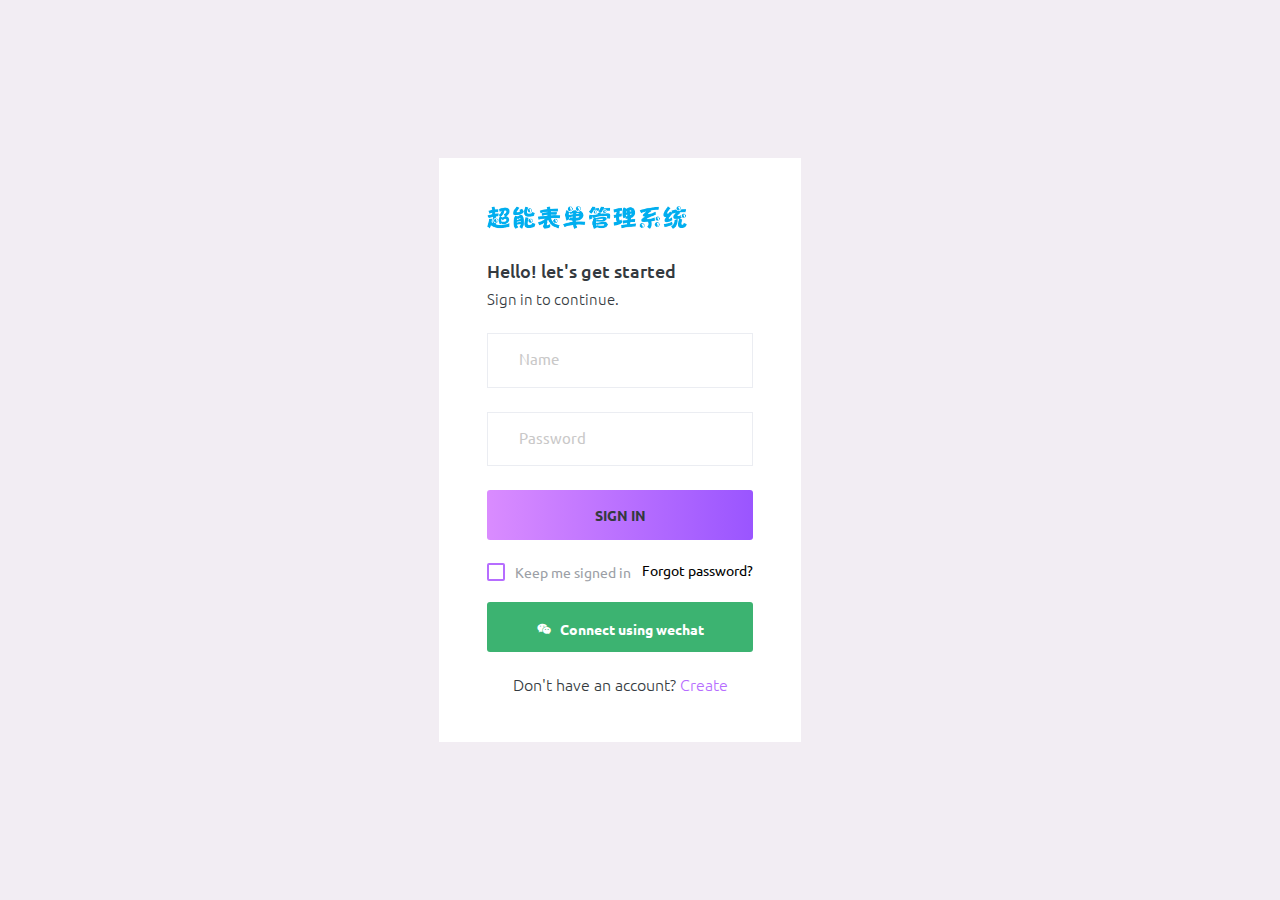
<file: form_system_html/html/login.html>
<!DOCTYPE html>
<html lang="en">

	<head>
		<!-- Required meta tags -->
		<meta charset="utf-8">
		<meta name="viewport" content="width=device-width, initial-scale=1, shrink-to-fit=no">
		<title>超能表单管理系统</title>
		<!-- plugins:css -->
		<link rel="stylesheet" href="../vendors/iconfonts/mdi/css/materialdesignicons.min.css">
		<!-- endinject -->
		<!-- plugin css for this page -->
		<!-- End plugin css for this page -->
		<!-- inject:css -->
		<link rel="stylesheet" href="../css/style.css">
		<!-- endinject -->
		<link rel="shortcut icon" href="../images/favicon.png" />
		<script src="../js/jquery.js"></script>
	</head>

	<body>
		<div class="container-scroller">
			<div class="container-fluid page-body-wrapper full-page-wrapper">
				<div class="content-wrapper d-flex align-items-center auth">
					<div class="row w-100">
						<div class="col-lg-4 mx-auto">
							<div class="auth-form-light text-left p-5">
								<div class="brand-logo">
									<img style="width:75% ;" src="../images/logo.png">
								</div>
								<h4>Hello! let's get started</h4>
								<h6 class="font-weight-light">Sign in to continue.</h6>
								<form class="pt-3" id="loginForm">
									<div class="form-group">
										<input type="text" class="form-control form-control-lg" id="name" name="name" placeholder="Name">
									</div>
									<div class="form-group">
										<input type="password" class="form-control form-control-lg" id="password" name="password" placeholder="Password">
									</div>
									<div class="mt-3">
										<a class="btn btn-block btn-gradient-primary btn-lg font-weight-medium auth-form-btn" id="login">SIGN IN</a>
									</div>
									<div class="my-2 d-flex justify-content-between align-items-center">
										<div class="form-check">
											<label class="form-check-label text-muted">
					                      <input type="checkbox" class="form-check-input">
					                      Keep me signed in
					                    </label>
										</div>
										<a href="#" class="auth-link text-black">Forgot password?</a>
									</div>
									<div class="mb-2">
										<button type="button" class="btn btn-block btn-facebook auth-form-btn">
					                      <i class="mdi mdi-wechat mr-2"></i>Connect using wechat
					                    </button>
									</div>
									<div class="text-center mt-4 font-weight-light">
										Don't have an account?
										<a href="register.html" class="text-primary">Create</a>
									</div>
								</form>
							</div>
						</div>
					</div>
				</div>
				<!-- content-wrapper ends -->
			</div>
			<!-- page-body-wrapper ends -->
		</div>
		<script type="text/javascript">
			$(document).ready(function() {
				$("#login").click(function() {
					var loginForm = new FormData(document.getElementById("loginForm"));
					$.ajax({
						type: "Get",
						url: 'http://localhost:8080/admin/login',
						data: $('#loginForm').serialize(),
						async: false,
						cache: false,
						contentType: false,
						processData: false,
					}).always(function(data, status, xhr) {
						if(status == "success") {
							sessionStorage.setItem("id", data.id);
							sessionStorage.setItem("name", data.name);
							window.event.returnValue=false;
							window.location.href = "index.html";
							alink();
						} else {
							alert("账号或者密码不正确，请重新输入");
						}
					});
				});
			});
		</script>
		<!-- container-scroller -->
		<!-- plugins:js -->
		<script src="../vendors/js/vendor.bundle.base.js"></script>
		<script src="../vendors/js/vendor.bundle.addons.js"></script>
		<!-- endinject -->
		<!-- inject:js -->
		<script src="../js/off-canvas.js"></script>
		<script src="../js/misc.js"></script>
		<!-- endinject -->
	</body>

</html>
</file>
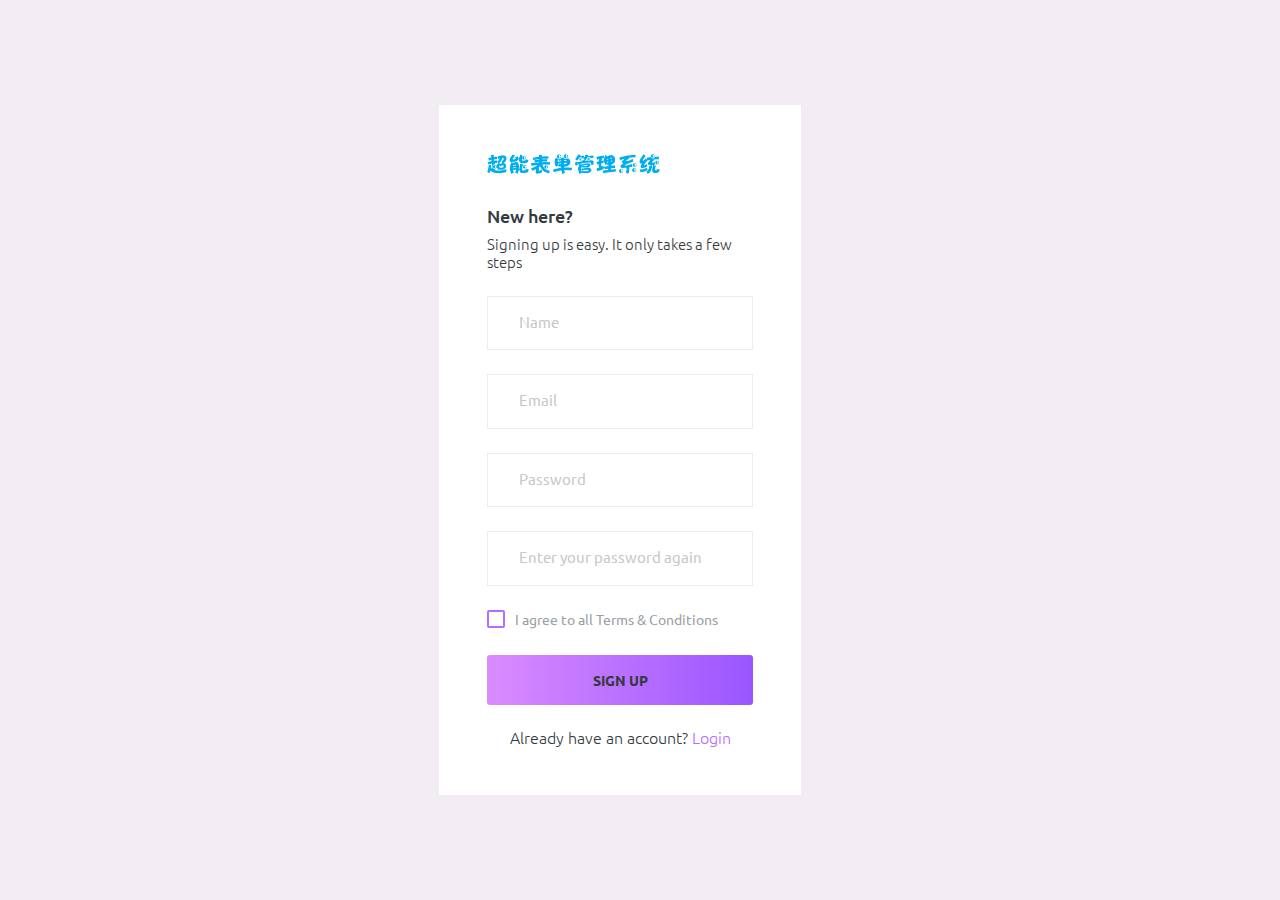
<file: form_system_html/html/register.html>
<!DOCTYPE html>
<html lang="en">

<head>
  <!-- Required meta tags -->
  <meta charset="utf-8">
  <meta name="viewport" content="width=device-width, initial-scale=1, shrink-to-fit=no">
  <title>Purple Admin</title>
  <!-- plugins:css -->
  <link rel="stylesheet" href="../vendors/iconfonts/mdi/css/materialdesignicons.min.css">
  <link rel="stylesheet" href="../vendors/css/vendor.bundle.base.css">
  <!-- endinject -->
  <!-- plugin css for this page -->
  <!-- End plugin css for this page -->
  <!-- inject:css -->
  <link rel="stylesheet" href="../css/style.css">
  <!-- endinject -->
  <link rel="shortcut icon" href="../images/favicon.png" />
  <script src="../js/jquery.js"></script>
</head>

<body>
  <div class="container-scroller">
    <div class="container-fluid page-body-wrapper full-page-wrapper">
      <div class="content-wrapper d-flex align-items-center auth">
        <div class="row w-100">
          <div class="col-lg-4 mx-auto">
            <div class="auth-form-light text-left p-5">
              <div class="brand-logo">
                <img style="width:65% ;" src="../images/logo.png">
              </div>
              <h4>New here?</h4>
              <h6 class="font-weight-light">Signing up is easy. It only takes a few steps</h6>
              <form class="pt-3" id="registerForm">
                <div class="form-group">
                  <input type="text" class="form-control form-control-lg" id="name" placeholder="Name" name="name">
                </div>
                <div class="form-group">
                  <input type="email" class="form-control form-control-lg" id="email" placeholder="Email" name="email">
                </div>
                <div class="form-group">
                  <input type="password" class="form-control form-control-lg" id="password" placeholder="Password" name="password">
                </div>
                <div class="form-group">
                  <input type="password" class="form-control form-control-lg" placeholder="Enter your password again">
                </div>
                <div class="mb-4">
                  <div class="form-check">
                    <label class="form-check-label text-muted">
                      <input id="checkbox1" type="checkbox" class="form-check-input">
                      I agree to all Terms & Conditions
                    </label>
                  </div>
                </div>
                <div class="mt-3">
                  <a class="btn btn-block btn-gradient-primary btn-lg font-weight-medium auth-form-btn" id="register">SIGN UP</a>
                </div>
                <div class="text-center mt-4 font-weight-light">
                  Already have an account? <a href="login.html" class="text-primary">Login</a>
                </div>
              </form>
            </div>
          </div>
        </div>
      </div>
      <!-- content-wrapper ends -->
    </div>
    <!-- page-body-wrapper ends -->
  </div>
  <!-- container-scroller -->
  <script type="text/javascript">
    $(document).ready(function() {
        $("#register").click(function() {
          var isChecked = $('#checkbox1').prop('checked');
          if (isChecked==false) {
            alert("请勾选同意条款！！！")
            //todo:验证两次密码输入是否相同
          }else{
            var registerForm = new FormData(document.getElementById("registerForm"));
            $.ajax({
              type: "Get",
              url: 'http://localhost:8080/user/register',
              data: $('#registerForm').serialize(),
              async: false,
              cache: false,
              contentType: false,
              processData: false,
            }).always(function(data, status, xhr) {
              if(status == "success") { 
                alert("注册成功！");
                window.location.href = "login.html";
                alink();
              }else{
                alert("注册失败！");
              }
            });
          }
        });
      });
    </script>
  <!-- plugins:js -->
  <script src="../vendors/js/vendor.bundle.base.js"></script>
  <script src="../vendors/js/vendor.bundle.addons.js"></script>
  <!-- endinject -->
  <!-- inject:js -->
  <script src="../js/off-canvas.js"></script>
  <script src="../js/misc.js"></script>
  <!-- endinject -->
</body>

</html>
</file>
